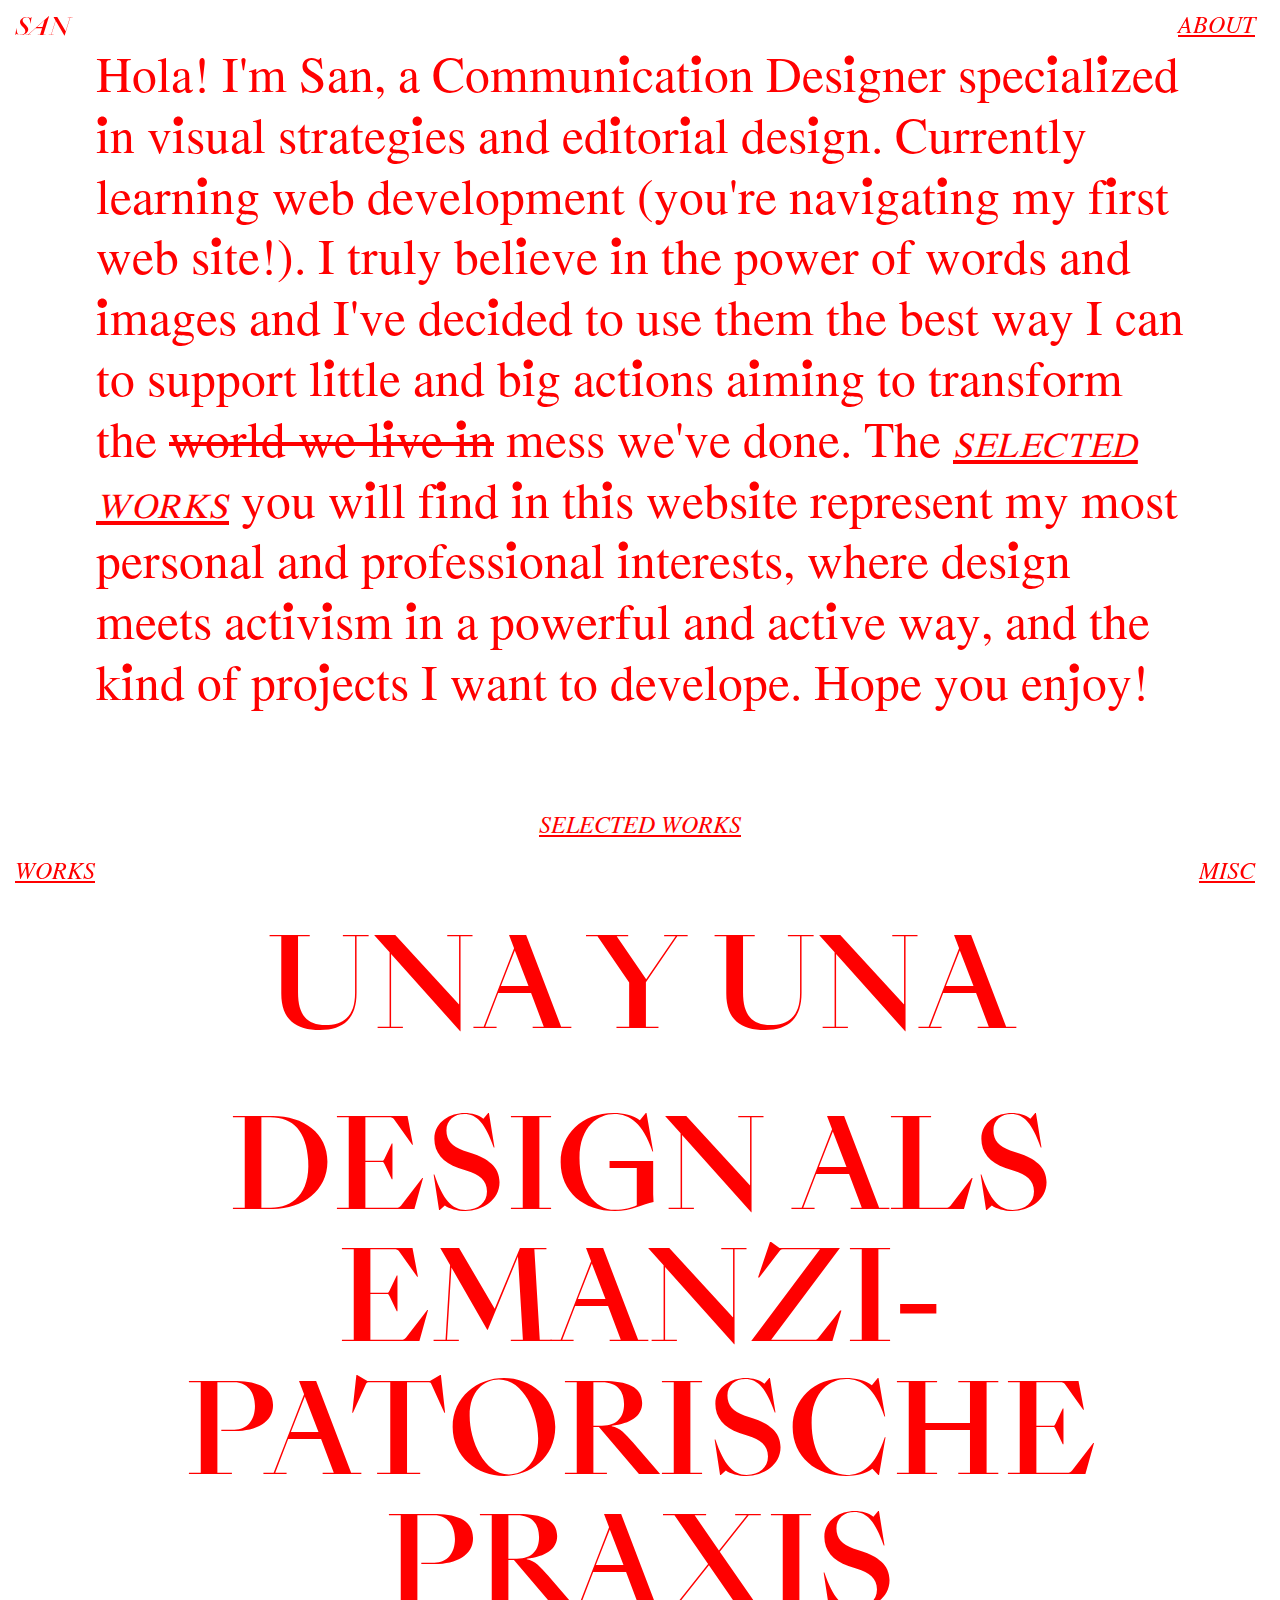
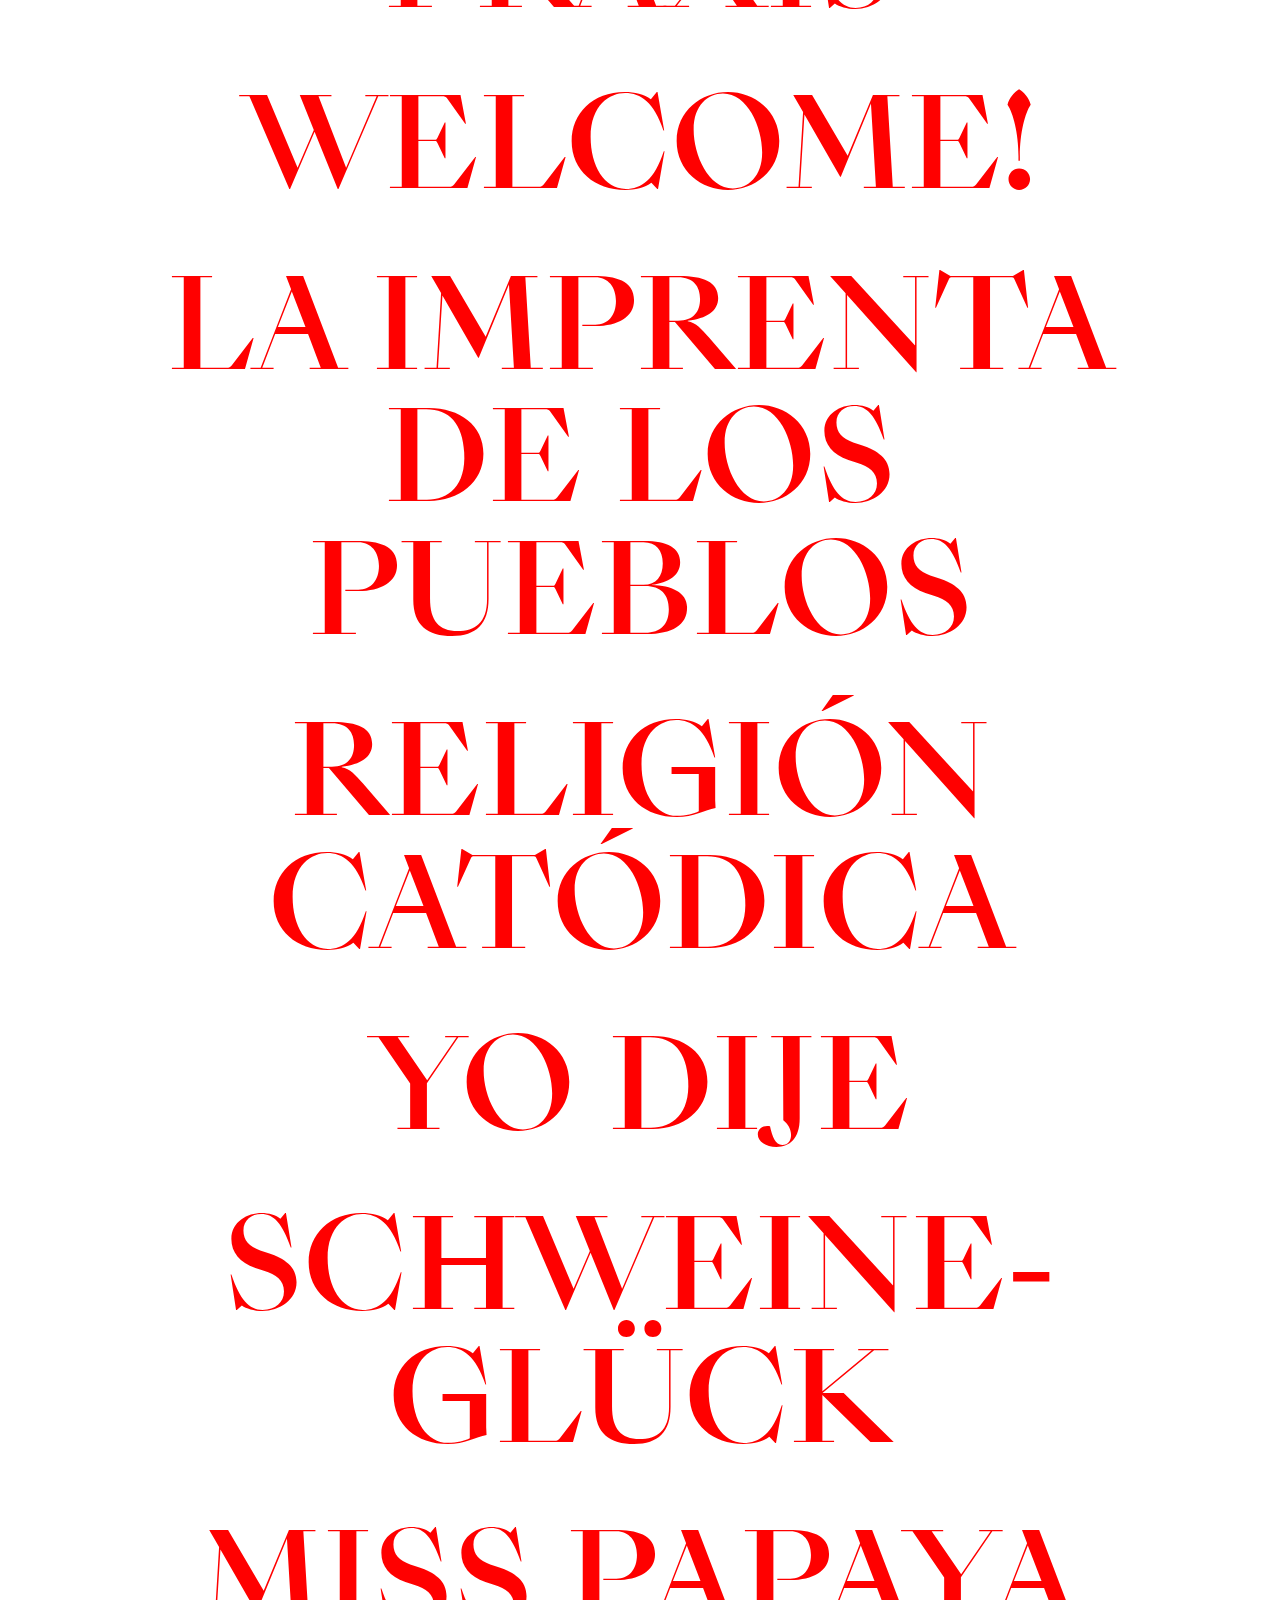
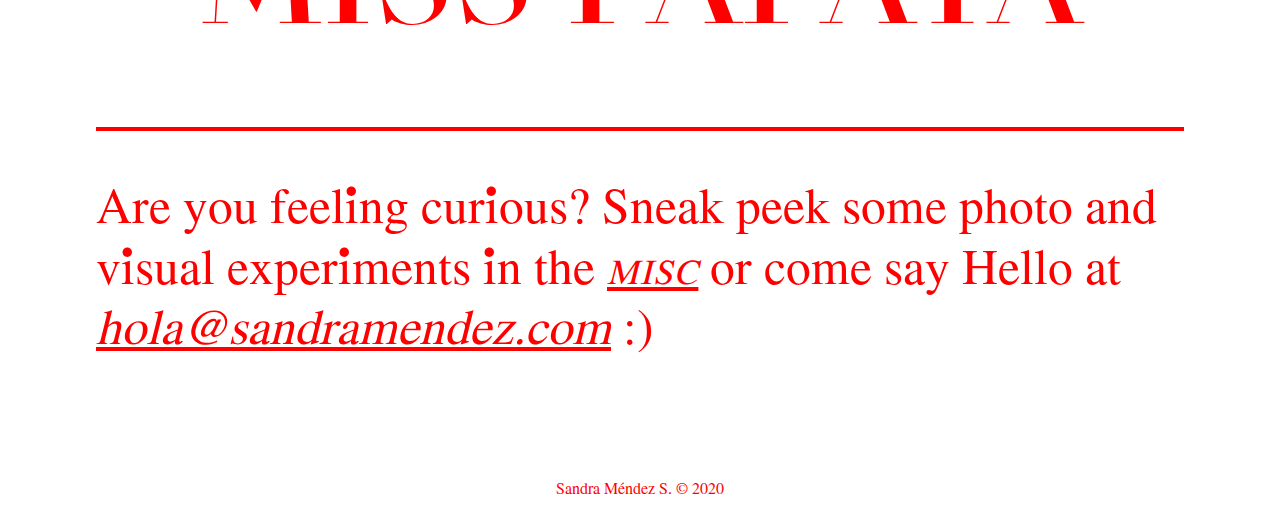
<file: index.html>
<!DOCTYPE html>
<html lang="en" dir="ltr">

<head>
  <meta charset="utf-8">
  <title>Sandra Méndez S.</title>
  <link rel="stylesheet" href="https://stackpath.bootstrapcdn.com/bootstrap/4.4.1/css/bootstrap.min.css" integrity="sha384-Vkoo8x4CGsO3+Hhxv8T/Q5PaXtkKtu6ug5TOeNV6gBiFeWPGFN9MuhOf23Q9Ifjh" crossorigin="anonymous">
  <link rel="stylesheet" href="reset.css">
  <link rel="stylesheet" href="styles.css">

  <meta name="author" content="Sandra Méndez S.">
  <meta name="description" content="This is the design portfolio of Sandra Méndez S.">
  <meta name="keywords" content="graphic design editorial activisim portfolio photography Sandra Méndez S.">
  <meta name="viewport" content="width=device-width, initial-scale=1.0">
  <meta http-equiv="X-UA-Compatible" content="ie=edge">

</head>

<body>

  <!-- navbar -->

  <nav class="container-fluid top">
    <div class="row">
      <a class="logo" href="index.html">
        SAN
      </a>
      <a class="menu-b" href="about.html">
        <h2>ABOUT</h2>
      </a>
    </div>
  </nav>


  <div class="cuerpo">

    <!-- Contenido-->
    <div class="">

      <!-- Descripcion -->
      <div class="container-fluid main-description">
        <p>
          Hola! I'm San, a Communication Designer specialized in visual strategies
          and editorial design. Currently learning web development (you're
          navigating my first web site!).
          I truly believe in the power of words and images and I've decided to
          use them the best way I can to support little and big actions aiming
          to transform the <span class="tx-crossed">world we live in</span> mess we've done.
          The <a class="links-index" href="index.html#selected-works"><span class="versalitas">selected works</span></a> you will find in this website represent my most personal
          and professional interests, where design meets activism in a powerful and
          active way, and the kind of projects I want to develope. Hope you enjoy!
        </p>
      </div>

      <!-- Proyectos -->
      <div class="container-fluid projects-menu">

        <a class="menu-b" id="selected-works" href="#selected-works">
          <h2>SELECTED WORKS</h2>
        </a>

        <!-- UNA Y UNA-->
        <div>
          <a class="project_name menu h-unayuna" href="unayuna.html">
            <h1>UNA Y UNA</h1>
          </a>
          <div class="project-home-image"></div>
        </div>

        <!-- DESIGN ALS-->
        <div>
          <a class="project_name menu h-design" href="design.html">
            <h1>DESIGN ALS EMANZI- PATORISCHE PRAXIS</h1>
          </a>
          <div class="project-home-image"></div>
        </div>

        <!-- WELCOME -->
        <div>
          <a class="project_name menu h-welcome" href="welcome.html">
            <h1>WELCOME!</h1>
          </a>
          <div class="project-home-image"></div>
        </div>

        <!-- SEI LAUT -->
        <!-- <div>
          <a class="project_name menu h-sei-laut" href="#">
            <h1>SEI LAUT</h1>
          </a>
          <div class="project-home-image"></div>
        </div> -->

        <!-- LA IMPRENTA -->
        <div>
          <a class="project_name menu h-la-imprenta" href="imprenta.html">
            <h1>LA IMPRENTA DE LOS PUEBLOS</h1>
          </a>
          <div class="project-home-image"></div>
        </div>

        <!-- QUE -->
        <!-- <div>
          <a class="project_name menu h-que" href="que.html">
            <h1>¿QUÉ? / YO NO TRABAJO</h1>
          </a>
          <div class="project-home-image"></div>
        </div> -->

        <!-- RELIGIÓN CATÓDICA -->
        <div>
          <a class="project_name menu h-rel-cat" href="religion.html">
            <h1>RELIGIÓN CATÓDICA</h1>
          </a>
          <div class="project-home-image"></div>
        </div>

        <!-- YO DIJE -->
        <div>
          <a class="project_name menu h-yo-dije" href="yodije.html">
            <h1>YO DIJE</h1>
          </a>
          <div class="project-home-image"></div>
        </div>

        <!-- SCHWEINE -->
        <div>
          <a class="project_name menu h-schweine" href="schweine.html">
            <h1>SCHWEINE-GLÜCK</h1>
          </a>
          <div class="project-home-image"></div>
        </div>

        <!-- MONÓLOGOS FEMENINOS -->
        <!-- <div>
          <a class="project_name menu h-monologos" href="#">
            <h1>MONÓLOGOS FEMENINOS</h1>
          </a>
          <div class="project-home-image"></div>
        </div> -->

        <!-- MISS -->
        <div>
          <a class="project_name menu h-miss" href="miss.html">
            <h1>MISS PAPAYA</h1>
          </a>
          <div class="project-home-image"></div>
        </div>

      </div>
      <br>

      <div class="container-fluid main-description">
        <hr>
        <p>
          Are you feeling curious? Sneak peek some photo and visual experiments in
          the <a class="links-index" href="misc.html">
            <span class="versalitas">misc</span></a> or come say Hello at
          <a class="links-index" href="mailto:hola@sandramendez.com">hola@sandramendez.com</a> :)
        </p>
        <br>
        <br>
        <br>
      </div>
    </div>

    <!-- Footer rights -->
    <footer class="rights">
      <p>Sandra Méndez S. © 2020</p>
    </footer>

  </div>

  <nav class="container-fluid foot">
    <div class="row">
      <a class="menu-b" href="#selected-works">
        <h2>WORKS</h2>
      </a>
      <a class="menu-b" href="misc.html" >
        <h2>MISC</h2>
      </a>
    </div>
  </nav>

  <script src="index.js" charset="utf-8"></script>
</body>
</html>
</file>
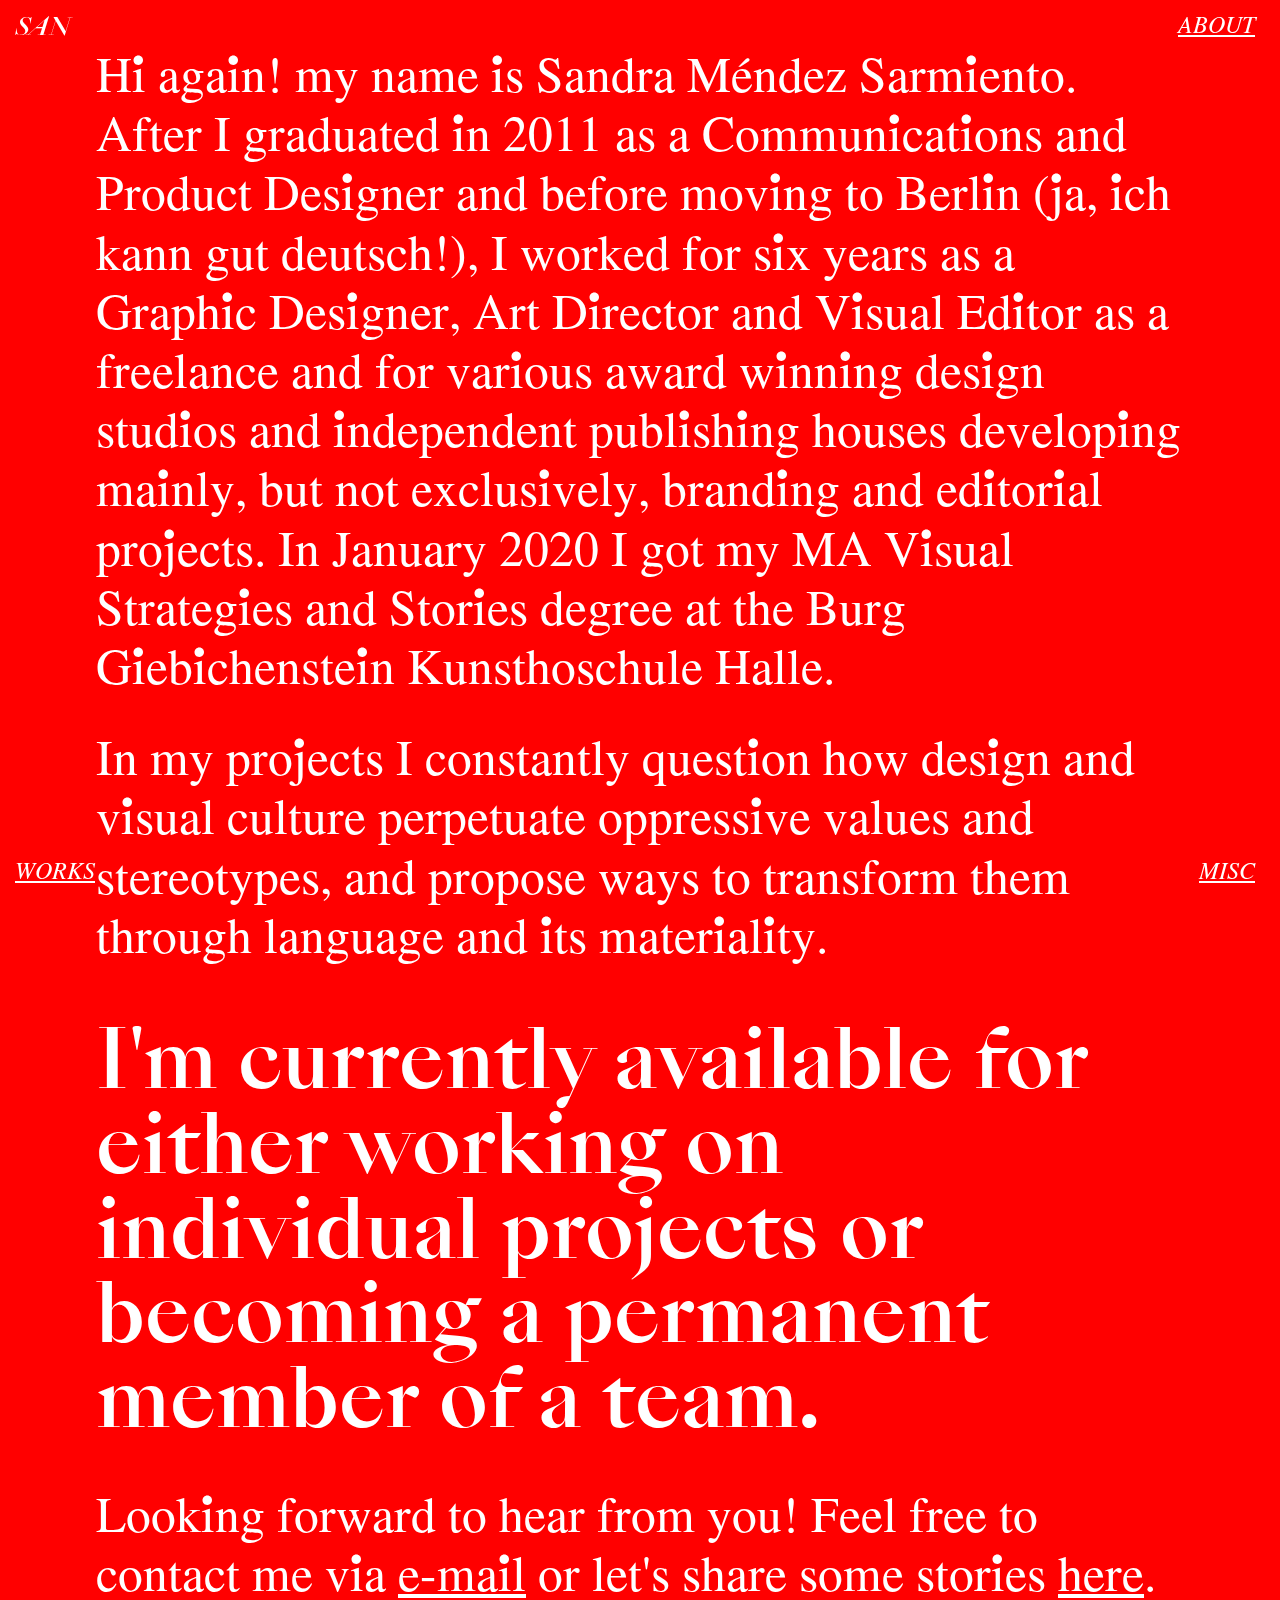
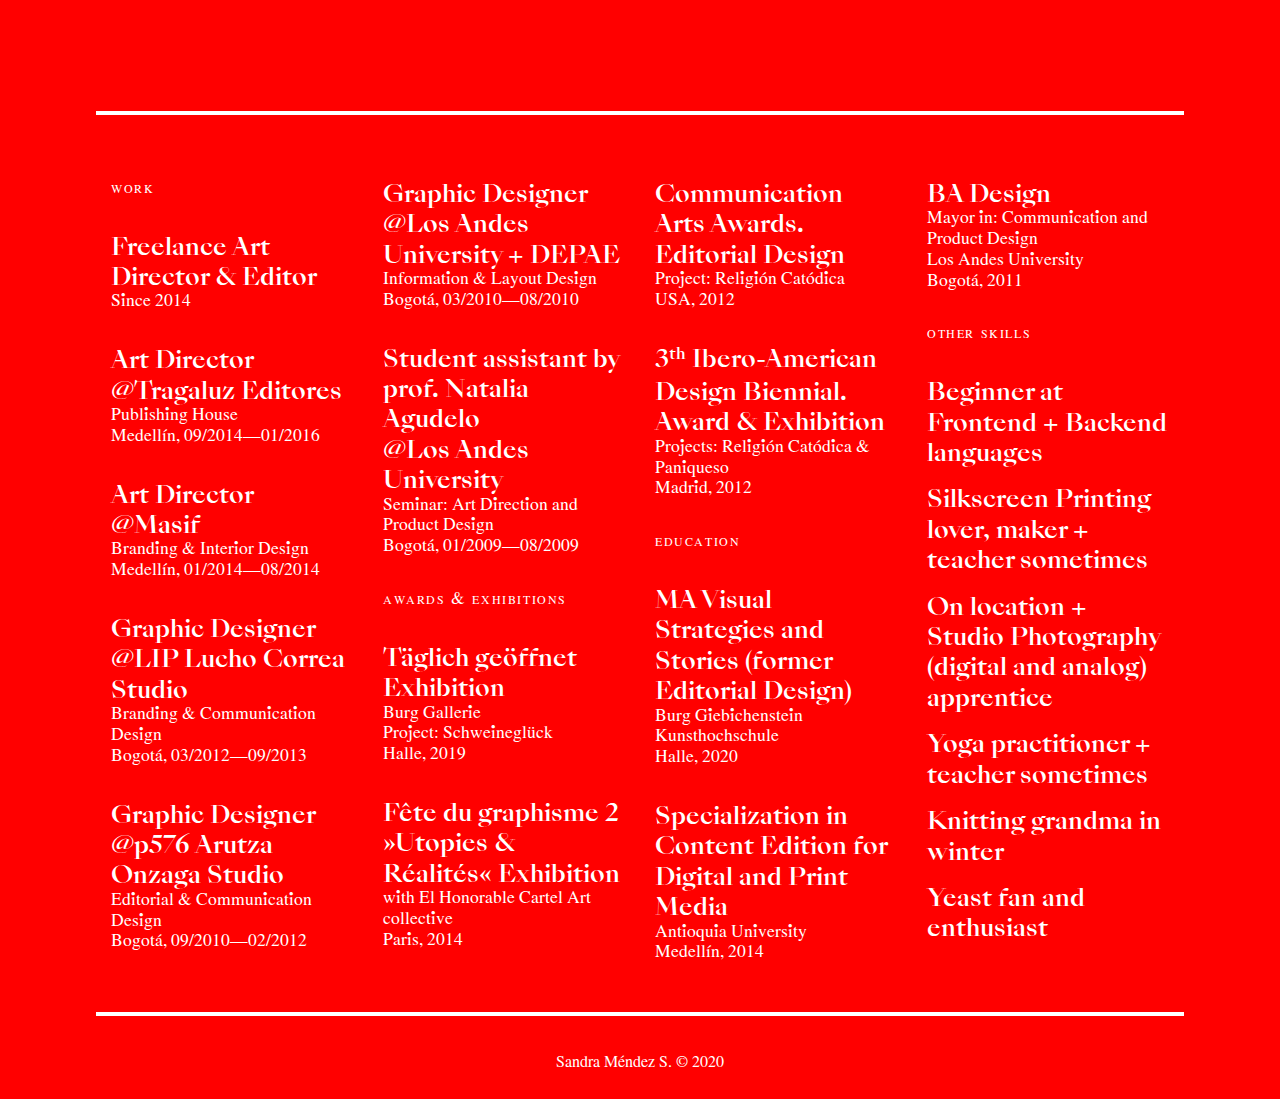
<file: about.html>
<!DOCTYPE html>
<html lang="en" dir="ltr">

<head>
  <meta charset="utf-8">
  <title>Sandra Méndez S.</title>
  <link rel="stylesheet" href="https://stackpath.bootstrapcdn.com/bootstrap/4.4.1/css/bootstrap.min.css" integrity="sha384-Vkoo8x4CGsO3+Hhxv8T/Q5PaXtkKtu6ug5TOeNV6gBiFeWPGFN9MuhOf23Q9Ifjh" crossorigin="anonymous">
  <link rel="stylesheet" href="reset.css">
  <link rel="stylesheet" href="styles.css">

  <meta name="author" content="Sandra Méndez S.">
  <meta name="description" content="This is the design portfolio of Sandra Méndez S.">
  <meta name="keywords" content="graphic design editorial activism portfolio photography Sandra Méndez S.">
  <meta name="viewport" content="width=device-width, initial-scale=1.0">
  <meta http-equiv="X-UA-Compatible" content="ie=edge">
</head>

<body class="about">

  <!-- navbar -->

  <nav class="container-fluid top">
    <div class="row">
      <a class="logo" href="index.html">
        SAN
      </a>
      <a class="menu-b" href="about.html">
        <h2>ABOUT</h2>
      </a>
    </div>
  </nav>

  <div class="cuerpo">

    <!-- Descripcion -->
    <div class="container-fluid about-text">
      <p>
        Hi again! my name is Sandra Méndez Sarmiento. After I graduated in 2011
        as a Communications and Product Designer and before moving to Berlin
        (ja, ich kann gut deutsch!), I worked for six years as a Graphic Designer,
        Art Director and Visual Editor as a freelance and for various award winning
        design studios and independent publishing houses developing mainly, but not
        exclusively, branding and editorial projects. In January 2020 I got my MA
        Visual Strategies and Stories degree at the Burg Giebichenstein Kunsthoschule Halle.
      </p>
      <p>In my projects I constantly question how design and visual culture
        perpetuate oppressive values and stereotypes, and propose ways to
        transform them through language and its materiality.</p>
      <p>
        <h3 class="available"> I'm currently available for either working on
          individual projects or becoming a permanent member of a team.
        </h3>
      </p>
      <p>
        Looking forward to hear from you!
        Feel free to contact me via <a class="links-about" href="mailto:hola@sandramendez.com">e-mail</a>
        or let's share some stories <a class="links-about" href="https://www.instagram.com/san_ms/">here</a>.
      </p>
      <br>
      <br>
      <br>
    </div>
    <hr>

    <div class=" container-fluid cv">

      <div class="row">

        <div class="col-lg-3 carrer">

          <p class="cathegory">
            <span class="versalitas">work</span>
          </p>

          <div class="item-cv">
            <h3 class="cv-tit">
              Freelance Art Director & Editor
            </h3>
            <p class="cv-text">
              Since 2014
            </p>
          </div>

          <div class="item-cv">
            <h3 class="cv-tit">
              Art Director
              <br>
              @Tragaluz Editores
            </h3>
            <p class="cv-text">
              Publishing House
              <br>
              Medellín, 09/2014—01/2016
            </p>
          </div>

          <div class="item-cv">
            <h3 class="cv-tit">
              Art Director
              <br>
              @Masif
            </h3>
            <p class="cv-text">
              Branding & Interior Design
              <br>
              Medellín, 01/2014—08/2014
            </p>
          </div>

          <div class="item-cv">
            <h3 class="cv-tit">
              Graphic Designer
              <br>@LIP Lucho Correa Studio
            </h3>
            <p class="cv-text">
              Branding & Communication Design
              <br>
              Bogotá, 03/2012—09/2013
            </p>
          </div>

          <div class="item-cv">
            <h3 class="cv-tit">
              Graphic Designer
              <br>@p576 Arutza Onzaga Studio
            </h3>
            <p class="cv-text">
              Editorial & Communication Design
              <br>
              Bogotá, 09/2010—02/2012
            </p>
          </div>

        </div>

        <div class="col-lg-3 carrer">

          <div class="item-cv">
            <h3 class="cv-tit">
              Graphic Designer
              <br>@Los Andes University + DEPAE
            </h3>
            <p class="cv-text">
              Information & Layout Design
              <br>
              Bogotá, 03/2010—08/2010
            </p>
          </div>

          <div class="item-cv">
            <h3 class="cv-tit">
              Student assistant by prof. Natalia Agudelo
              <br>@Los Andes University
            </h3>
            <p class="cv-text">
              Seminar: Art Direction and Product Design
              <br>
              Bogotá, 01/2009—08/2009
            </p>
          </div>

          <p class="cathegory">
            <span class="versalitas">awards & exhibitions</span>
          </p>

          <div class="item-cv">
            <h3 class="cv-tit">
              Täglich geöffnet Exhibition
            </h3>
            <p class="cv-text">
              Burg Gallerie
              <br>
              Project: <a href="schweine.html">Schweineglück</a>
              <br>
              Halle, 2019
            </p>
          </div>

          <div class="item-cv">
            <h3 class="cv-tit">
              Fête du graphisme 2 »Utopies & Réalités« Exhibition
            </h3>
            <p class="cv-text">
              with El Honorable Cartel Art collective
              <br>
              Paris, 2014
            </p>
          </div>

        </div>

        <div class="col-lg-3 awards">

          <div class="item-cv">
            <h3 class="cv-tit">
              Communication Arts Awards. Editorial Design
            </h3>
            <p class="cv-text">
              Project: <a href="religion.html">Religión Catódica</a>
              <br>
              USA, 2012
            </p>
          </div>

          <div class="item-cv">
            <h3 class="cv-tit">
              3<sup>th</sup> Ibero-American Design Biennial. Award & Exhibition
            </h3>
            <p class="cv-text">
              Projects: <a href="religion.html">Religión Catódica</a> &
              <br>
              <a href="https://www.behance.net/gallery/10308131/Local-Paniqueso">Paniqueso</a>
              <br>
              Madrid, 2012
            </p>
          </div>

          <p class="cathegory">
            <span class="versalitas">education</span>
          </p>

          <div class="item-cv">
            <h3 class="cv-tit">
              MA Visual Strategies and Stories (former Editorial Design)
            </h3>
            <p class="cv-text">
              Burg Giebichenstein Kunsthochschule
              <br>
              Halle, 2020
            </p>
          </div>

          <div class="item-cv">
            <h3 class="cv-tit">
              Specialization in Content Edition for Digital and Print Media
            </h3>
            <p class="cv-text">
              Antioquia University
              <br>
              Medellín, 2014
            </p>
          </div>

        </div>

        <div class="col-lg-3 education">

          <div class="item-cv">
            <h3 class="cv-tit">
              BA Design
            </h3>
            <p class="cv-text">
              Mayor in: Communication and Product Design
              <br>Los Andes University
              <br>
              Bogotá, 2011
            </p>
          </div>

          <p class="cathegory">
            <span class="versalitas">other skills</span>
          </p>

          <div class="item-cv">
            <h3 class="cv-tit">
              Beginner at Frontend + Backend languages
            </h3>
            <br>
            <h3 class="cv-tit">
              Silkscreen Printing lover, maker + teacher sometimes
            </h3>
            <br>
            <h3 class="cv-tit">
              On location + Studio Photography (digital and analog) apprentice
            </h3>
            <br>
            <h3 class="cv-tit">
              Yoga practitioner + teacher sometimes
            </h3>
            <br>
            <h3 class="cv-tit">
              Knitting grandma in winter
            </h3>
            <br>
            <h3 class="cv-tit">
              Yeast fan and enthusiast
            </h3>
          </div>
        </div>
      </div>
    </div>
    <br>
    <hr>

  </div>


  <!-- Footer rights -->
  <footer class="rights">
    <p>Sandra Méndez S. © 2020</p>
  </footer>

  </div>

  <nav class="container-fluid foot">
    <div class="row">
      <a class="menu-b" href=" index.html#selected-works">
        <h2>WORKS</h2>
      </a>
      <a class="menu-b" href="misc.html">
        <h2>MISC</h2>
      </a>
    </div>
  </nav>


  <script src="index.js" charset="utf-8"></script>
</body>
</html>
</file>
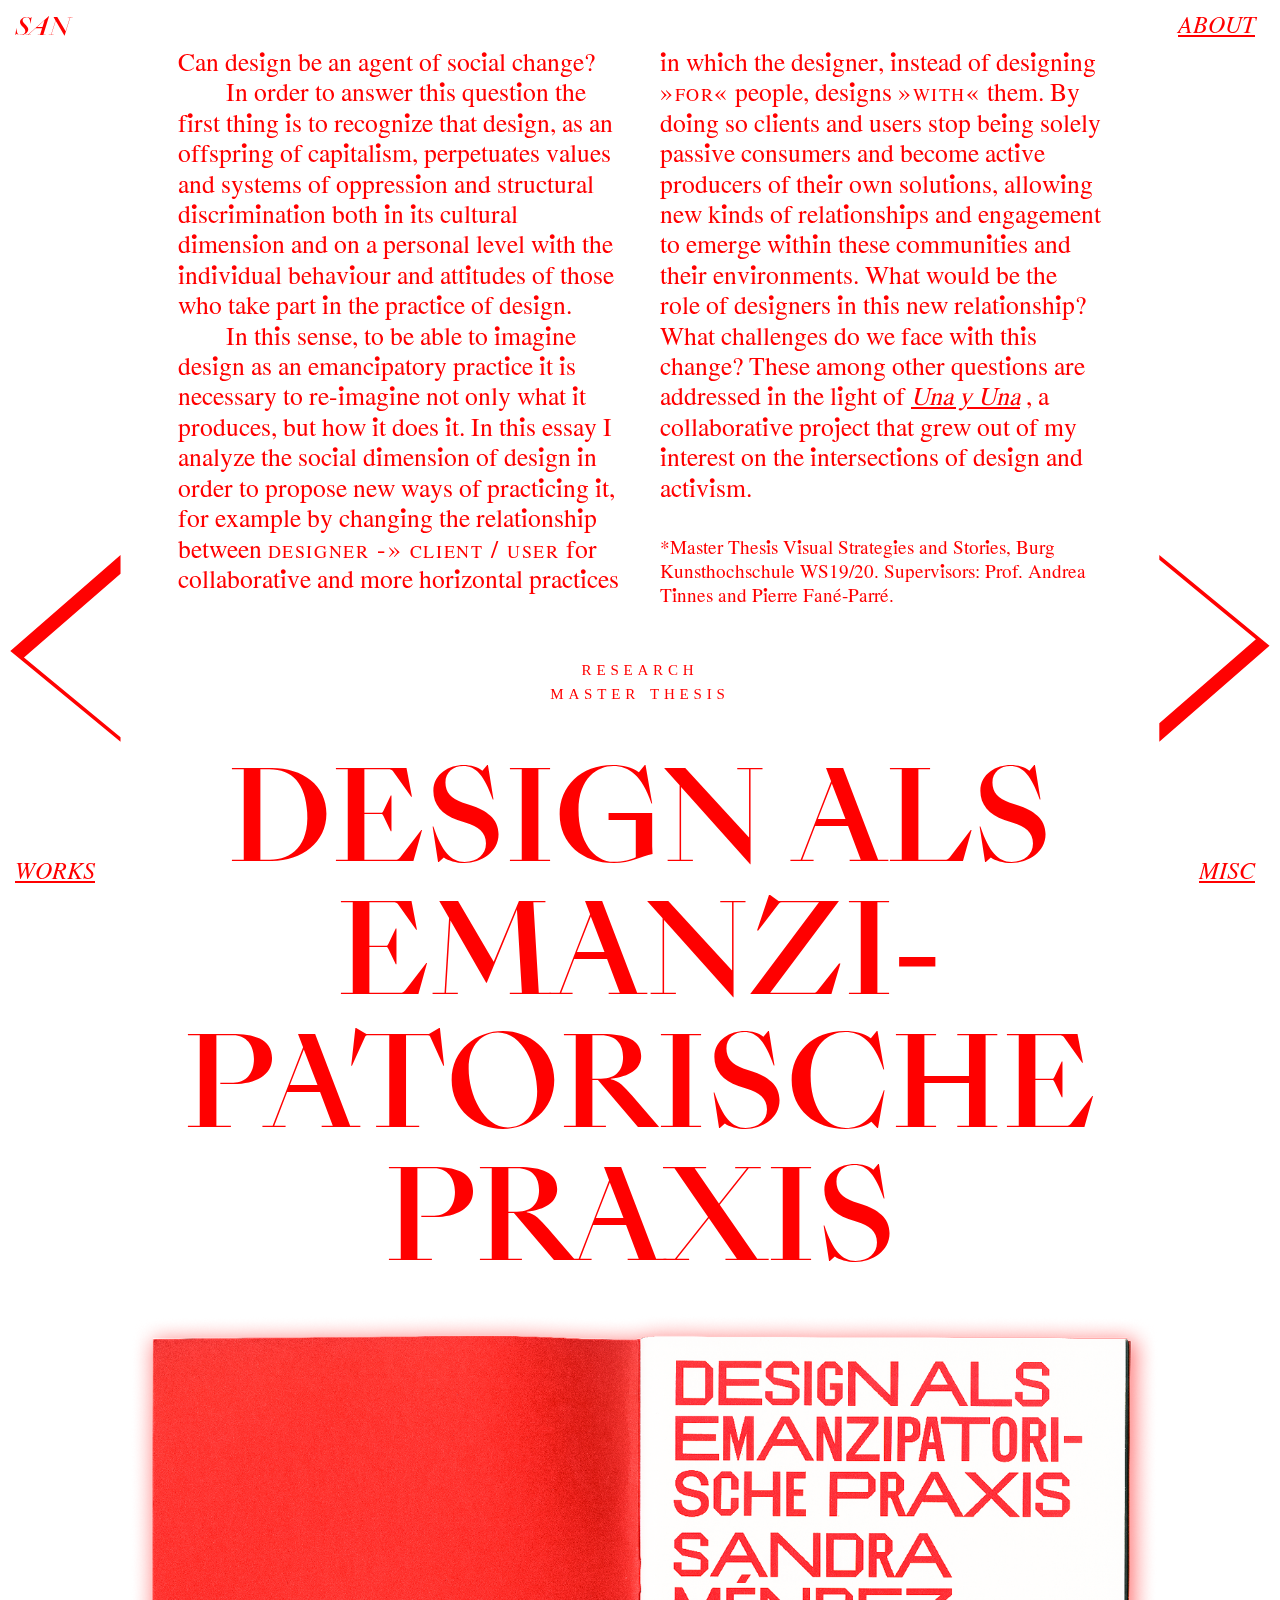
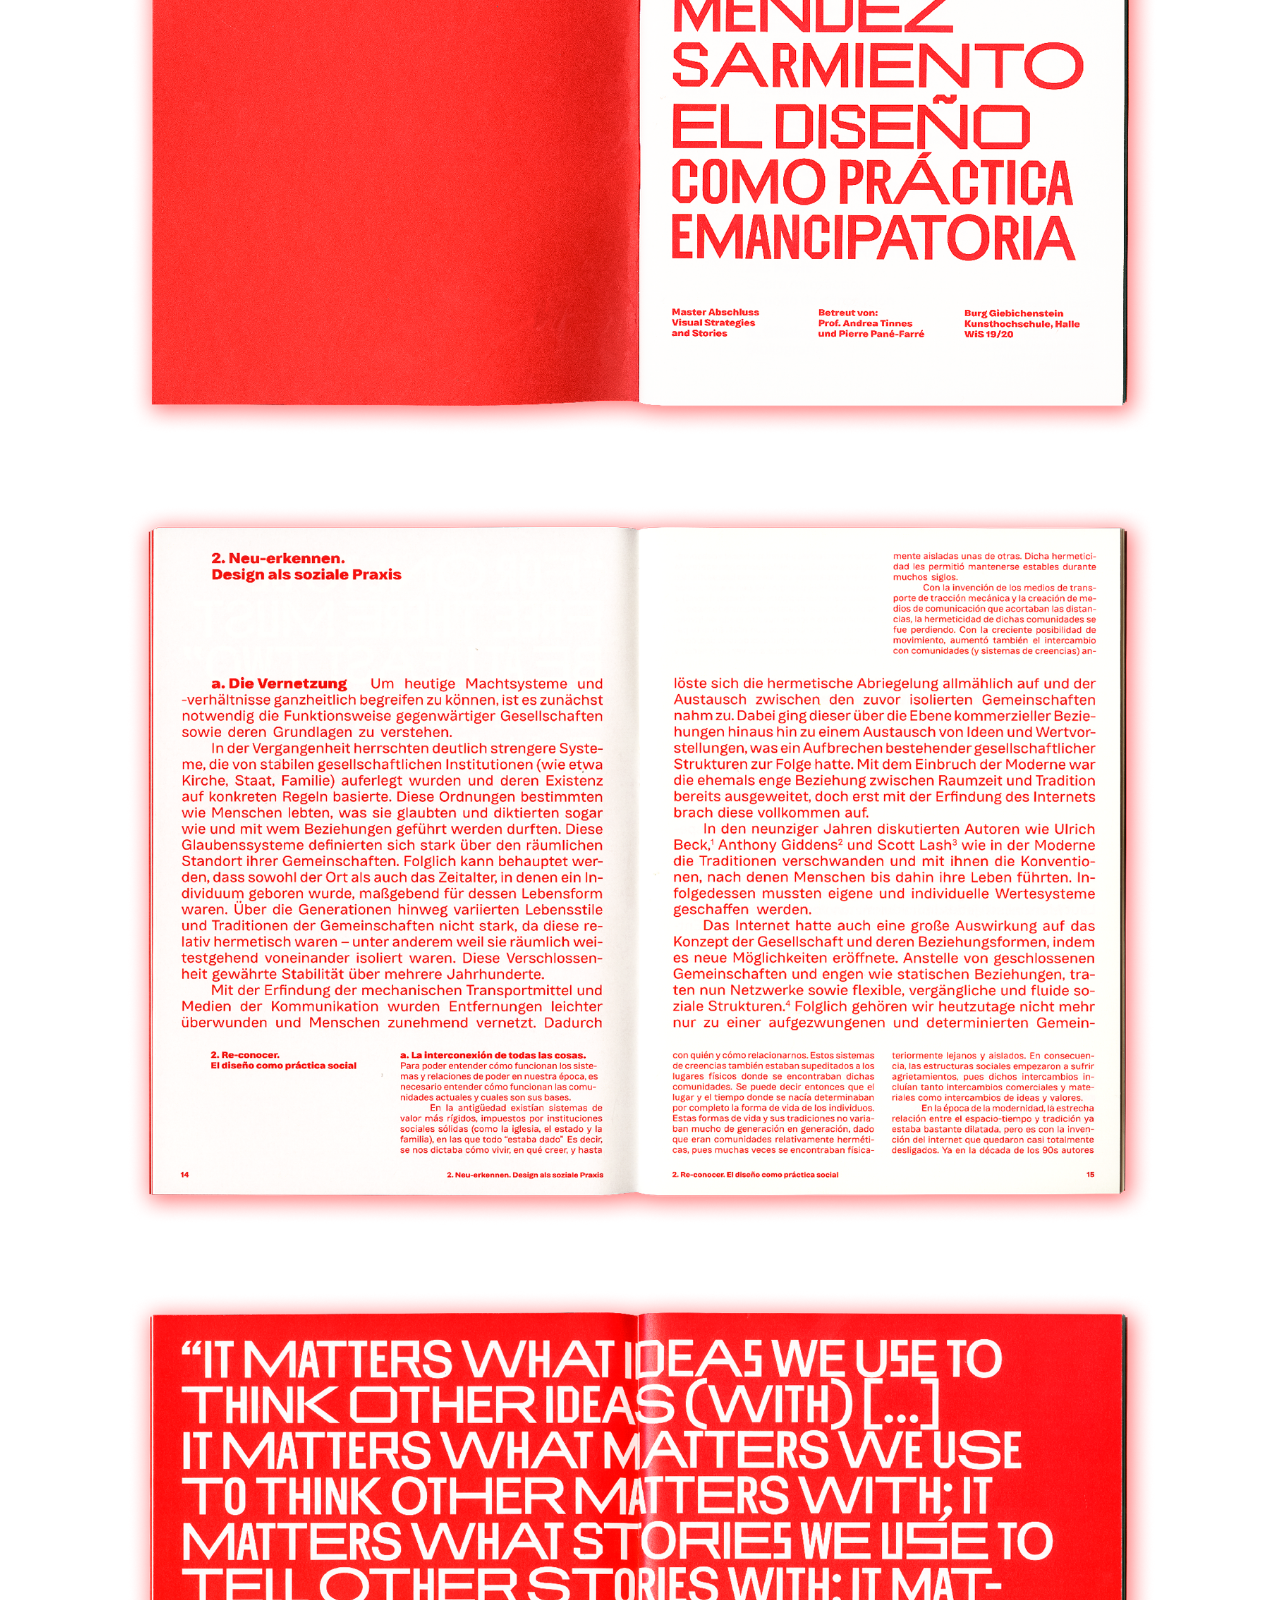
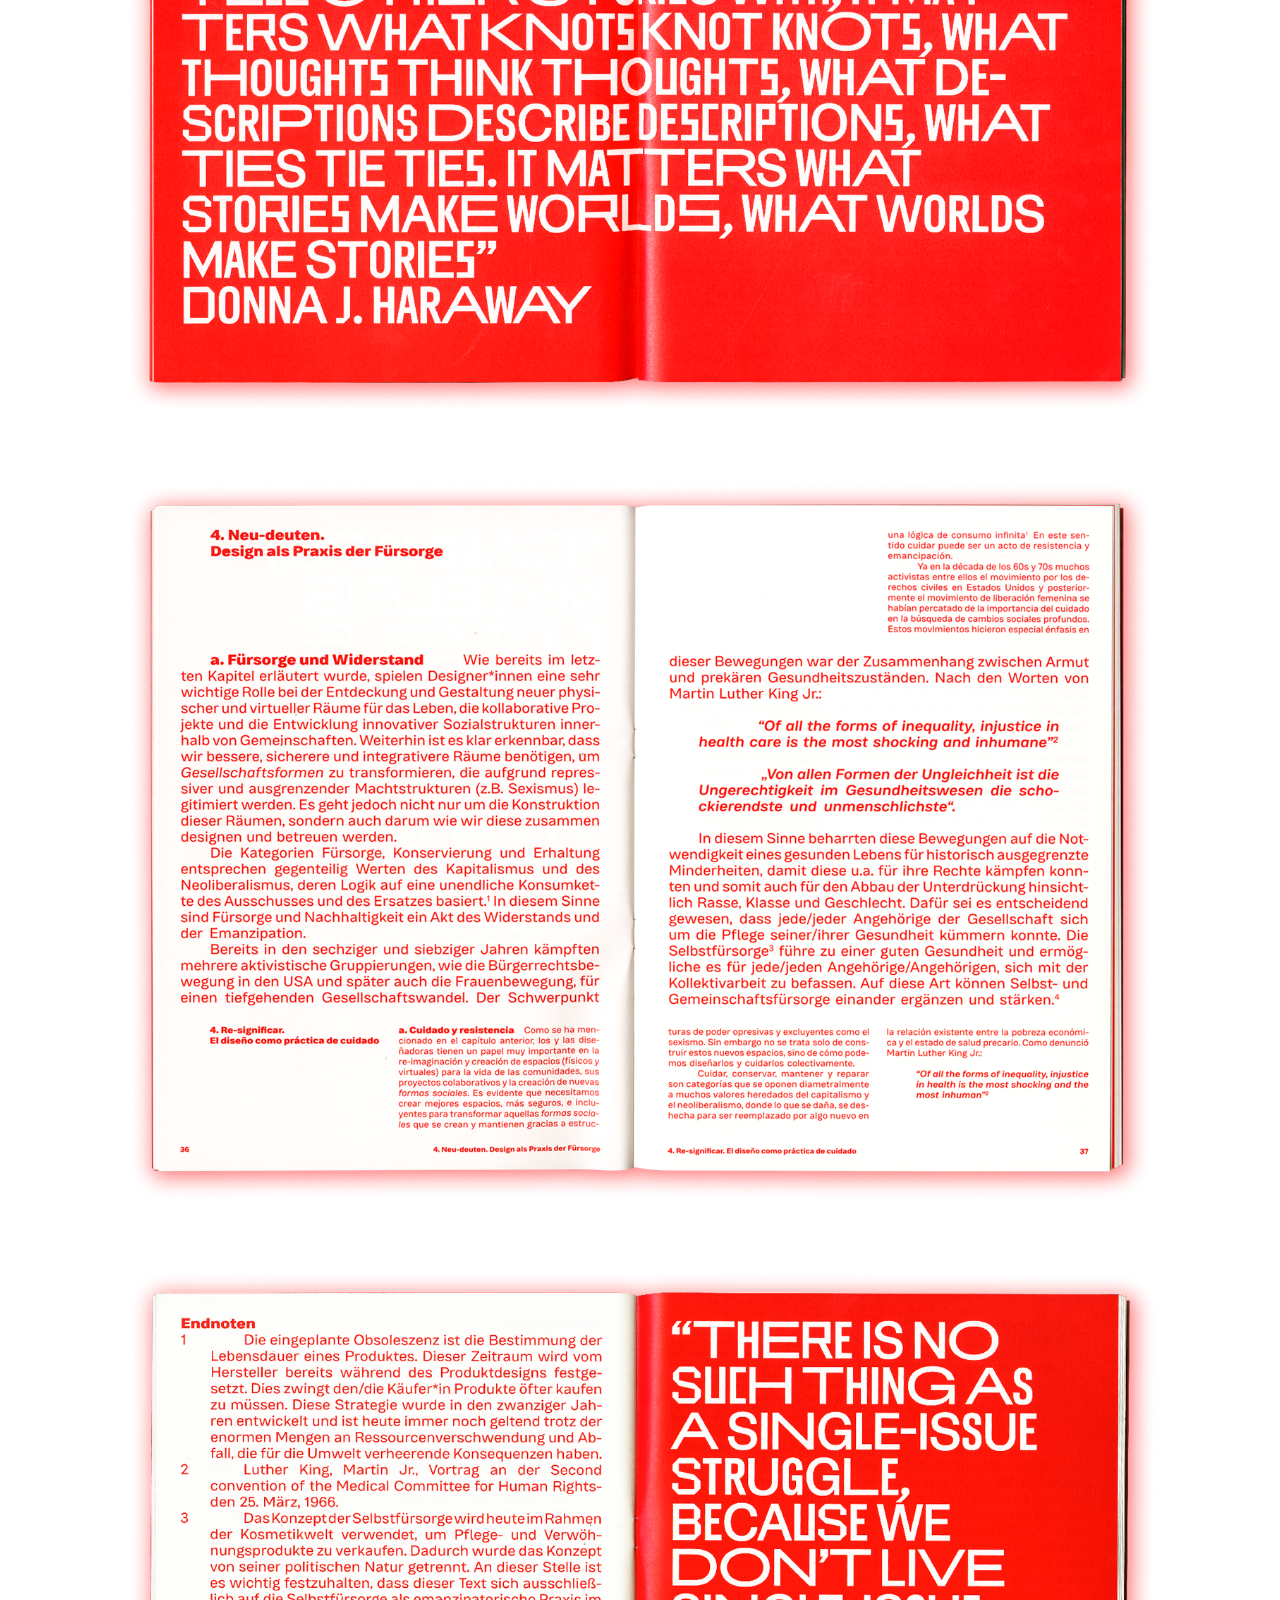
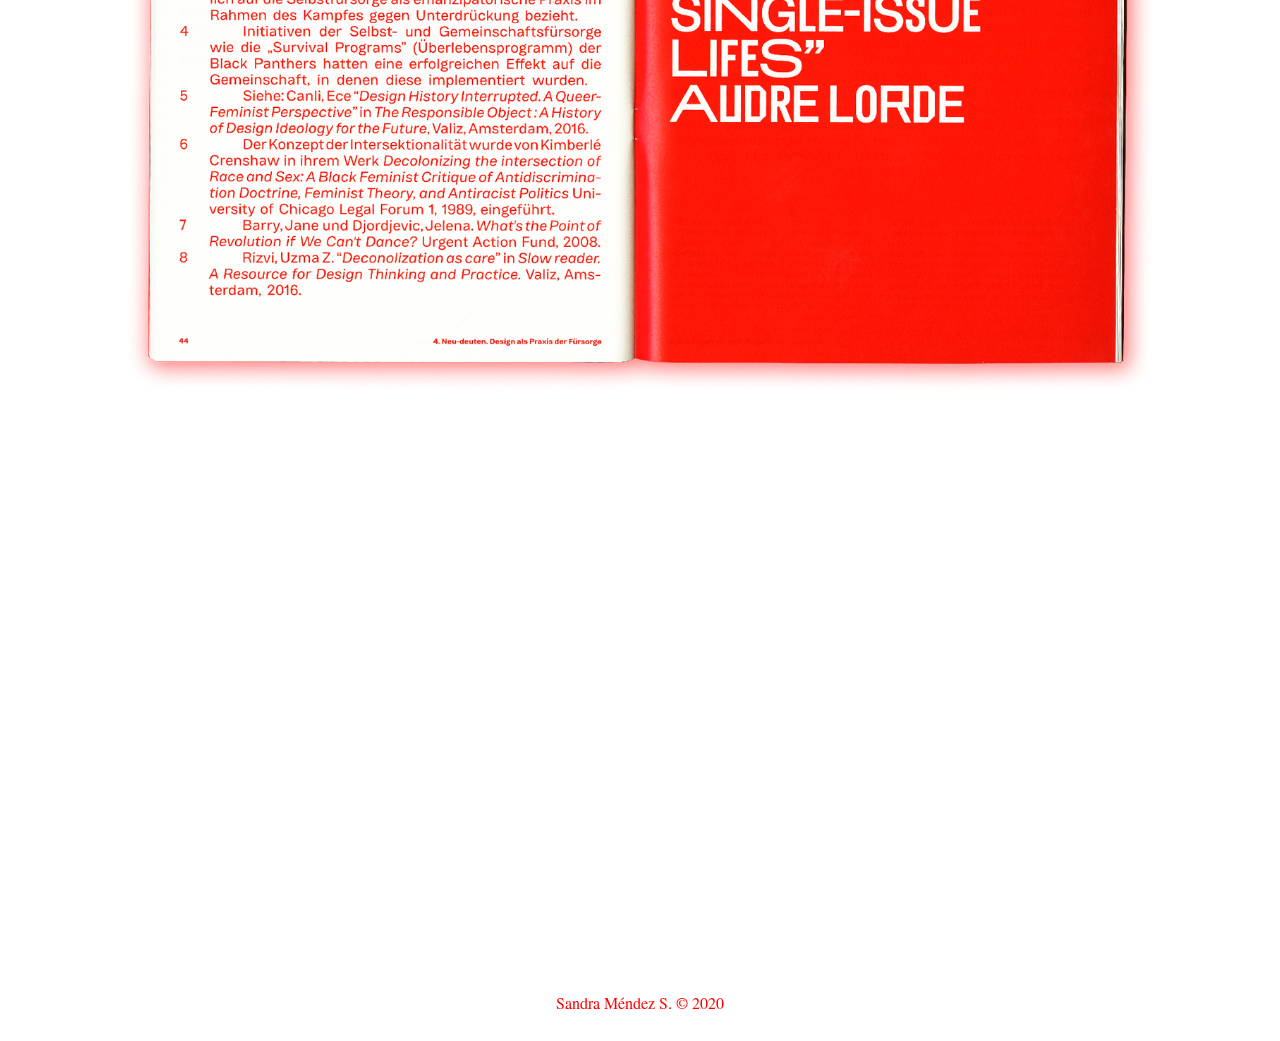
<file: design.html>
<!DOCTYPE html>
<html lang="en" dir="ltr">

<head>
  <meta charset="utf-8">
  <title>Sandra Méndez S.</title>
  <link rel="stylesheet" href="https://stackpath.bootstrapcdn.com/bootstrap/4.4.1/css/bootstrap.min.css" integrity="sha384-Vkoo8x4CGsO3+Hhxv8T/Q5PaXtkKtu6ug5TOeNV6gBiFeWPGFN9MuhOf23Q9Ifjh" crossorigin="anonymous">
  <link rel="stylesheet" href="reset.css">
  <link rel="stylesheet" href="styles.css">
  <meta name="author" content="Sandra Méndez S.">
  <meta name="description" content="This is the design portfolio of Sandra Méndez S.">
  <meta name="keywords" content="graphic design editorial activism portfolio photography Sandra Méndez S.">
  <meta name="viewport" content="width=device-width, initial-scale=1.0">
  <meta http-equiv="X-UA-Compatible" content="ie=edge">
</head>

<body>

  <!-- navbar -->

  <nav class="container-fluid top">
    <div class="row">
      <a class="logo" href="index.html">
        SAN
      </a>
      <a class="menu-b" href="about.html">
        <h2>ABOUT</h2>
      </a>
    </div>
  </nav>

  <div class="cuerpo">

    <!-- Contenido-->
    <div class="container-projects">

      <!-- Proyectos -->
      <div class="container-fluid projects-desc">

        <div class="title-mobile active-project">
          <div class="project_name">
            <h1>DESIGN ALS EMANZI- PATORISCHE PRAXIS</h1>
          </div>
          <div class="tags">
            <span><em>research</em></span>
            <br>
            <span><em>master thesis</em></span>
          </div>
        </div>

        <div class="text-project">
          <p>Can design be an agent of social change?</p>
          <p class="indent">In order to answer this question the first thing is
            to recognize that design, as an offspring of capitalism, perpetuates
            values and systems of oppression and structural discrimination both
            in its cultural dimension and on a personal level with the individual
            behaviour and attitudes of those who take part in the practice of
            design.
          </p>
          <p class="indent">In this sense, to be able to imagine design as an
            emancipatory practice it is necessary to re-imagine not only what
            it produces, but how it does it. In this essay I analyze the social
            dimension of design in order to propose new ways of practicing it,
            for example by changing the relationship between
            <span class="versalitas">designer -» client / user</span> for
            collaborative and more horizontal practices in which the designer,
            instead of designing <span class="versalitas">»for«</span> people,
            designs <span class="versalitas">»with«</span> them. By doing so
            clients and users stop being solely passive consumers and become
            active producers of their own solutions, allowing new kinds of
            relationships and engagement to emerge within these communities and
            their environments. What would be the role of designers in this new
            relationship? What challenges do we face with this change? These
            among other questions are addressed in the light of
            <span><a class="links-index" href="unayuna.html" >Una y Una</a>
            </span>, a collaborative project that
            grew out of my interest on the intersections of design and activism.
          </p>
          <p class="foot-note">*Master Thesis Visual Strategies and Stories, Burg Kunsthochschule WS19/20.
            Supervisors: Prof. Andrea Tinnes and Pierre Fané-Parré.
          </p>
        </div>

        <div class="title">
          <div class="tags">
            <span><em>research</em></span>
            <br>
            <span><em>master thesis</em></span>
          </div>
          <div class="project_name active-project">
            <h1>DESIGN ALS EMANZI- PATORISCHE PRAXIS</h1>
          </div>
        </div>

      </div>

      <!--            GALERIA DESKTOP -->

      <div class="container-fluid galeria design">

        <div class="row">

          <div class="col-lg-12">
            <img class="img-margin" src="images/design-1.png" alt="design-1">
          </div>

          <div class="col-lg-12">
            <img class="img-margin" src="images/design-2.png" alt="design-2">
          </div>

          <div class="col-lg-12">
            <img class="img-margin" src="images/design-3.png" alt="design-3">
          </div>

          <div class="col-lg-12">
            <img class="img-margin" src="images/design-4.png" alt="design-4">
          </div>

          <div class="col-lg-12">
            <img class="img-margin" src="images/design-5.png" alt="design-5">
          </div>

        </div>
      </div>

      <!--            GALERIA IPAD -->

      <div class="container-fluid galeria design-m">

        <div class="row">

          <div class="col-lg-12">
            <img class="img-margin" src="images/design-1-m.png" alt="design-1">
          </div>

          <div class="col-lg-12">
            <img class="img-margin" src="images/design-2-m.png" alt="design-2">
          </div>

          <div class="col-lg-12">
            <img class="img-margin" src="images/design-3-m.png" alt="design-3">
          </div>

          <div class="col-lg-12">
            <img class="img-margin" src="images/design-4-m.png" alt="design-4">
          </div>

          <div class="col-lg-12">
            <img class="img-margin" src="images/design-5-m.png" alt="design-5">
          </div>

        </div>
      </div>

    </div>


    <!-- FLECHAS!!! -->
    <div class="arrow row down">
      <a href="unayuna.html">
        <img class="prev" src="images/arrow-prev.svg" alt="previous">
      </a>
      <a href="welcome.html">
        <img class="next" src="images/arrow-next.svg" alt="next">
      </a>
    </div>

    <!-- Footer rights -->
    <footer class="rights">
      <p>Sandra Méndez S. © 2020</p>
    </footer>

  </div>

  <nav class="container-fluid foot">
    <div class="row">
      <a class="menu-b" href="index.html#selected-works">
        <h2>WORKS</h2>
      </a>
      <a class="menu-b" href="misc.html">
        <h2>MISC</h2>
      </a>
    </div>
  </nav>

  <script src="index.js" charset="utf-8"></script>
</body>
</html>
</file>
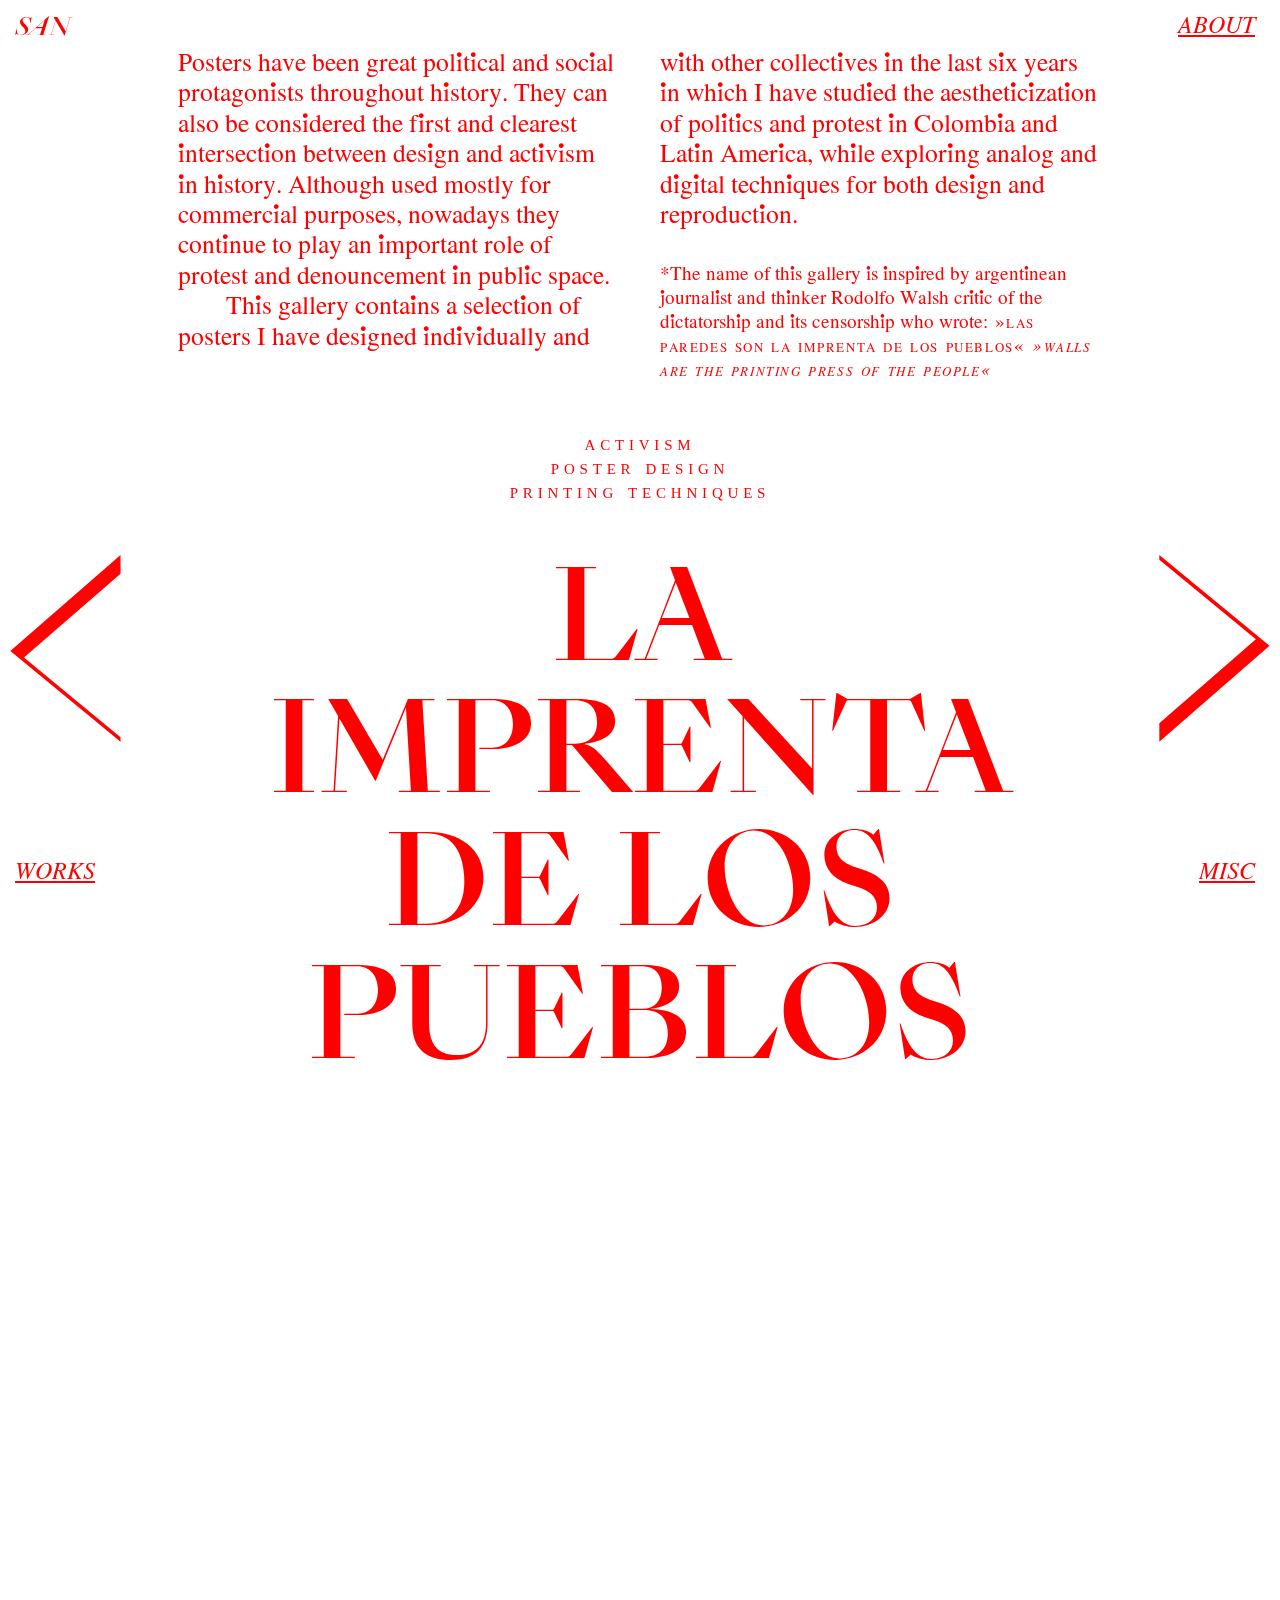
<file: imprenta.html>
<!DOCTYPE html>
<html lang="en" dir="ltr">

<head>
  <meta charset="utf-8">
  <title>Sandra Méndez S.</title>
  <link rel="stylesheet" href="https://stackpath.bootstrapcdn.com/bootstrap/4.4.1/css/bootstrap.min.css" integrity="sha384-Vkoo8x4CGsO3+Hhxv8T/Q5PaXtkKtu6ug5TOeNV6gBiFeWPGFN9MuhOf23Q9Ifjh" crossorigin="anonymous">
  <link rel="stylesheet" href="reset.css">
  <link rel="stylesheet" href="styles.css">
  <link rel="stylesheet" href="styles-imp.css">

  <meta name="author" content="Sandra Méndez S.">
  <meta name="description" content="This is the design portfolio of Sandra Méndez S.">
  <meta name="keywords" content="graphic design editorial activism portfolio photography Sandra Méndez S.">
  <meta name="viewport" content="width=device-width, initial-scale=1.0">
  <meta http-equiv="X-UA-Compatible" content="ie=edge">
</head>

<body>

  <!-- navbar -->

  <nav class="container-fluid top">
    <div class="row">
      <a class="logo" href="index.html">
        SAN
      </a>
      <a class="menu-b" href="about.html">
        <h2>ABOUT</h2>
      </a>
    </div>
  </nav>

  <div class="cuerpo">

    <!-- Contenido-->
    <div class="container-projects">

      <!-- Proyectos -->
      <div class="container-fluid projects-desc">

        <div class="title-mobile">
          <div class="project_name">
            <h1>LA IMPRENTA DE LOS PUEBLOS</h1>
          </div>
          <div class="tags">
            <span><em>activism</em></span>
            <br>
            <span><em>poster design</em></span>
            <br>
            <span><em>printing techniques</em></span>
          </div>
        </div>

        <div class="text-project">
          <p>
            Posters have been great political and social protagonists throughout
            history. They can also be considered the first and clearest
            intersection between design and activism in history. Although used
            mostly for commercial purposes, nowadays they continue to play an
            important role of protest and denouncement in public space.
          </p>
          <p class="indent">This gallery contains a selection of posters I have
            designed individually and with other collectives in the last six
            years in which I have studied the aestheticization of politics and
            protest in Colombia and Latin America, while exploring analog and
            digital techniques for both design and reproduction.
          </p>
          <p class="foot-note">*The name of this gallery is inspired by argentinean
            journalist and thinker Rodolfo Walsh critic of the dictatorship and
            its censorship who wrote:<span class="versalitas">
              »las paredes son la imprenta de los pueblos« <span class="versalitas-i"> »walls are the
                printing press of the people«</span> </span>
          </p>
        </div>

        <div class="title">
          <div class="tags">
            <span><em>activism</em></span>
            <br>
            <span><em>poster design</em></span>
            <br>
            <span><em>printing techniques</em></span>
          </div>
          <div class="project_name">
            <h1>LA IMPRENTA DE LOS PUEBLOS</h1>
          </div>
        </div>

      </div>

      <!--             ---------    GALERIA IPAD-MOBILE -->

      <div class="container-fluid galeria imprenta-m">

        <div class="row">

          <div class="col-lg-12 carteles">
            <img class="img-margin" src="images/imprenta-1.jpg" alt="welcome-1">
            <div class=" text-cartel-m">
              <h3 class="cartel-tit"> Querido Miedo </h3>
              <br>
              <p>
                »Dear Fear I'd rather you be my friend than my foe«
              </p>
              <p class="foot-note ">
                Letterpress
                <br>
                1 ink. 25 x 45 cm.
                <br> 2018
              </p>
            </div>
          </div>


          <div class="col-lg-12 carteles">
            <img class="img-margin" src="images/imprenta-2.jpg" alt="welcome-1">
            <div class=" text-cartel-m">
              <h3 class="cartel-tit">Hogar </h3>
              <br>
              <p>
                »The fragility of our bonds allows the destructive advance of
                their power«. Poster made with artist Juan Camilo
                Alfonso to support the general strike that took place in
                Colombia in November 2019</p>
              <p class="foot-note ">
                Silkscreen Printing
                <br>
                1 ink 35 X 50 cm.
                <br> 2019
              </p>
            </div>
          </div>

          <div class="col-lg-12 carteles">
            <img class="img-margin" src="images/imprenta-3.gif" alt="welcome-1">
            <div class=" text-cartel-m">
              <h3 class="cartel-tit"> Políticas de Ficción </h3>
              <br>
              <p>
                »Politics of Fiction« Workshop developed with graphic artist
                Felipe Herreño from »El honorable Cartel« in the Exploratorio openLab
                in Medellín. Together with 15 participants
                from different backgrounds we discussed the fictional character
                of politics, the psychological-hacks used by propaganda to persuade,
                and analyzed the visual language of the current election
                campaigns to create our own satirical version of it. The result
                was a collection of posters printed in a jam-like session,
                intervening, mixing up, and juxtaposing the images and texts
                created with analog techniques.
              </p>
              <p class="foot-note ">
                Silkscreen Printing Workshop
                <br> 2019
              </p>
            </div>
          </div>

          <div class="col-lg-12 carteles">
            <img class="img-margin" src="images/imprenta-4.jpg" alt="welcome-1">
            <div class=" text-cartel-m">
              <h3 class="cartel-tit"> Revisa </h3>
              <p>
                »Please check your privilege / Please check your indifference«</p>
              <br>
              <p class="foot-note ">
                Silkscreen Printing
                <br>
                2 inks. 70 x 50 cm.
                <br> 2017
              </p>
            </div>
          </div>

          <div class="col-lg-12 carteles">
            <img class="img-margin" src="images/imprenta-5.png" alt="welcome-1">
            <div class=" text-cartel-m">
              <h3 class="cartel-tit"> Each one teach another </h3>
              <br>
              <p>
                Resulting from the workshop »All the power to the people« with
                former Minister of Culture for the Black Panther Party Emory
                Douglas. We visually explored visual symbols of resistance
                and analog design and printing techniques.</p>
              <p class="foot-note ">
                Lithography
                <br>
                2 inks. 35 x 50 cm.
                <br> 2015
              </p>
            </div>
          </div>

        </div>

      </div>


      <!--             ---------    GALERIA DESKTOP -->

      <div class="fondo">

        <div class="galeria imprenta">
          <div class="row row-imp">

            <div class=" cartel 1">
              <img class="img-imp" src="images/imprenta-1.jpg" alt="welcome 1">
            </div>
            <div class=" text-cartel">
              <h3 class="cartel-tit"> Querido Miedo </h3>
              <br>
              <p>
                »Dear Fear I'd rather you be my friend than my foe«
              </p>
              <p class="foot-note ">
                Letterpress
                <br>
                1 ink. 25 x 45 cm.
                <br> 2018
              </p>
            </div>


            <div class=" cartel 2">
              <img class="img-imp" src="images/imprenta-2.jpg" alt="welcome 1">
            </div>
            <div class=" text-cartel">
              <h3 class="cartel-tit">Hogar </h3>
              <br>
              <p>
                »The fragility of our bonds allows the destructive advance of
                their power«. Poster made with artist Juan Camilo
                Alfonso to support the general strike that took place in
                Colombia in November 2019</p>
              <p class="foot-note ">
                Silkscreen Printing
                <br>
                1 ink 35 X 50 cm.
                <br> 2019
              </p>
            </div>

            <div class=" cartel 3">
              <img class="img-imp" src="images/imprenta-3.gif" alt="welcome 1">
            </div>
            <div class=" text-cartel">
              <h3 class="cartel-tit"> Políticas de Ficción </h3>
              <br>
              <p>
                »Politics of Fiction« Workshop developed with graphic artist
                Felipe Herreño from »El honorable Cartel« in the Exploratorio openLab
                in Medellín. Together with 15 participants
                from different backgrounds we discussed the fictional character
                of politics, the psychological-hacks used by propaganda to persuade,
                and analyzed the visual language of the current election
                campaigns to create our own satirical version of it. The result
                was a collection of posters printed in a jam-like session,
                intervening, mixing up, and juxtaposing the images and texts
                created with analog techniques.
              </p>
              <p class="foot-note ">
                Silkscreen Printing Workshop
                <br> 2019
              </p>
            </div>

            <div class=" cartel 4">
              <img class="img-imp" src="images/imprenta-4.jpg" alt="welcome 1">
            </div>
            <div class=" text-cartel">
              <h3 class="cartel-tit"> Revisa </h3>
              <p>
                »Please check your privilege / Please check your indifference«</p>
              <br>
              <p class="foot-note ">
                Silkscreen Printing
                <br>
                2 inks. 70 x 50 cm.
                <br> 2017
              </p>
            </div>

            <div class=" cartel 5">
              <img class="img-imp" src="images/imprenta-5.png" alt="welcome 1">
            </div>
            <div class=" text-cartel">
              <h3 class="cartel-tit"> Each one teach another </h3>
              <br>
              <p>
                Resulting from the workshop »All the power to the people« with
                former Minister of Culture for the Black Panther Party Emory
                Douglas. We visually explored visual symbols of resistance
                and analog design and printing techniques.
              </p>
              <p class="foot-note ">
                Lithography
                <br>
                2 inks. 35 x 50 cm.
                <br> 2015
              </p>
            </div>

          </div>
        </div>
      </div>

    </div>


    <!-- FLECHAS!!! -->
    <div class="arrow row down">
      <a href="welcome.html">
        <img class="prev" src="images/arrow-prev.svg" alt="previous">
      </a>
      <a href="religion.html">
        <img class="next" src="images/arrow-next.svg" alt="next">
      </a>
    </div>

    <!-- Footer rights -->
    <footer class="rights mobile-imp">
      <p>Sandra Méndez S. © 2020</p>
    </footer>

  </div>

  <nav class="container-fluid foot">
    <div class="row ">
      <a class="menu-b" href=" index.html#selected-works">
        <h2>WORKS</h2>
      </a>
      <a class="menu-b" href="misc.html">
        <h2>MISC</h2>
      </a>
    </div>
  </nav>

  <script src="https://ajax.googleapis.com/ajax/libs/jquery/3.5.1/jquery.min.js"></script>
  <script src="scroll.js"></script>
  <script src="index.js" charset="utf-8"></script>
</body>
</html>
</file>
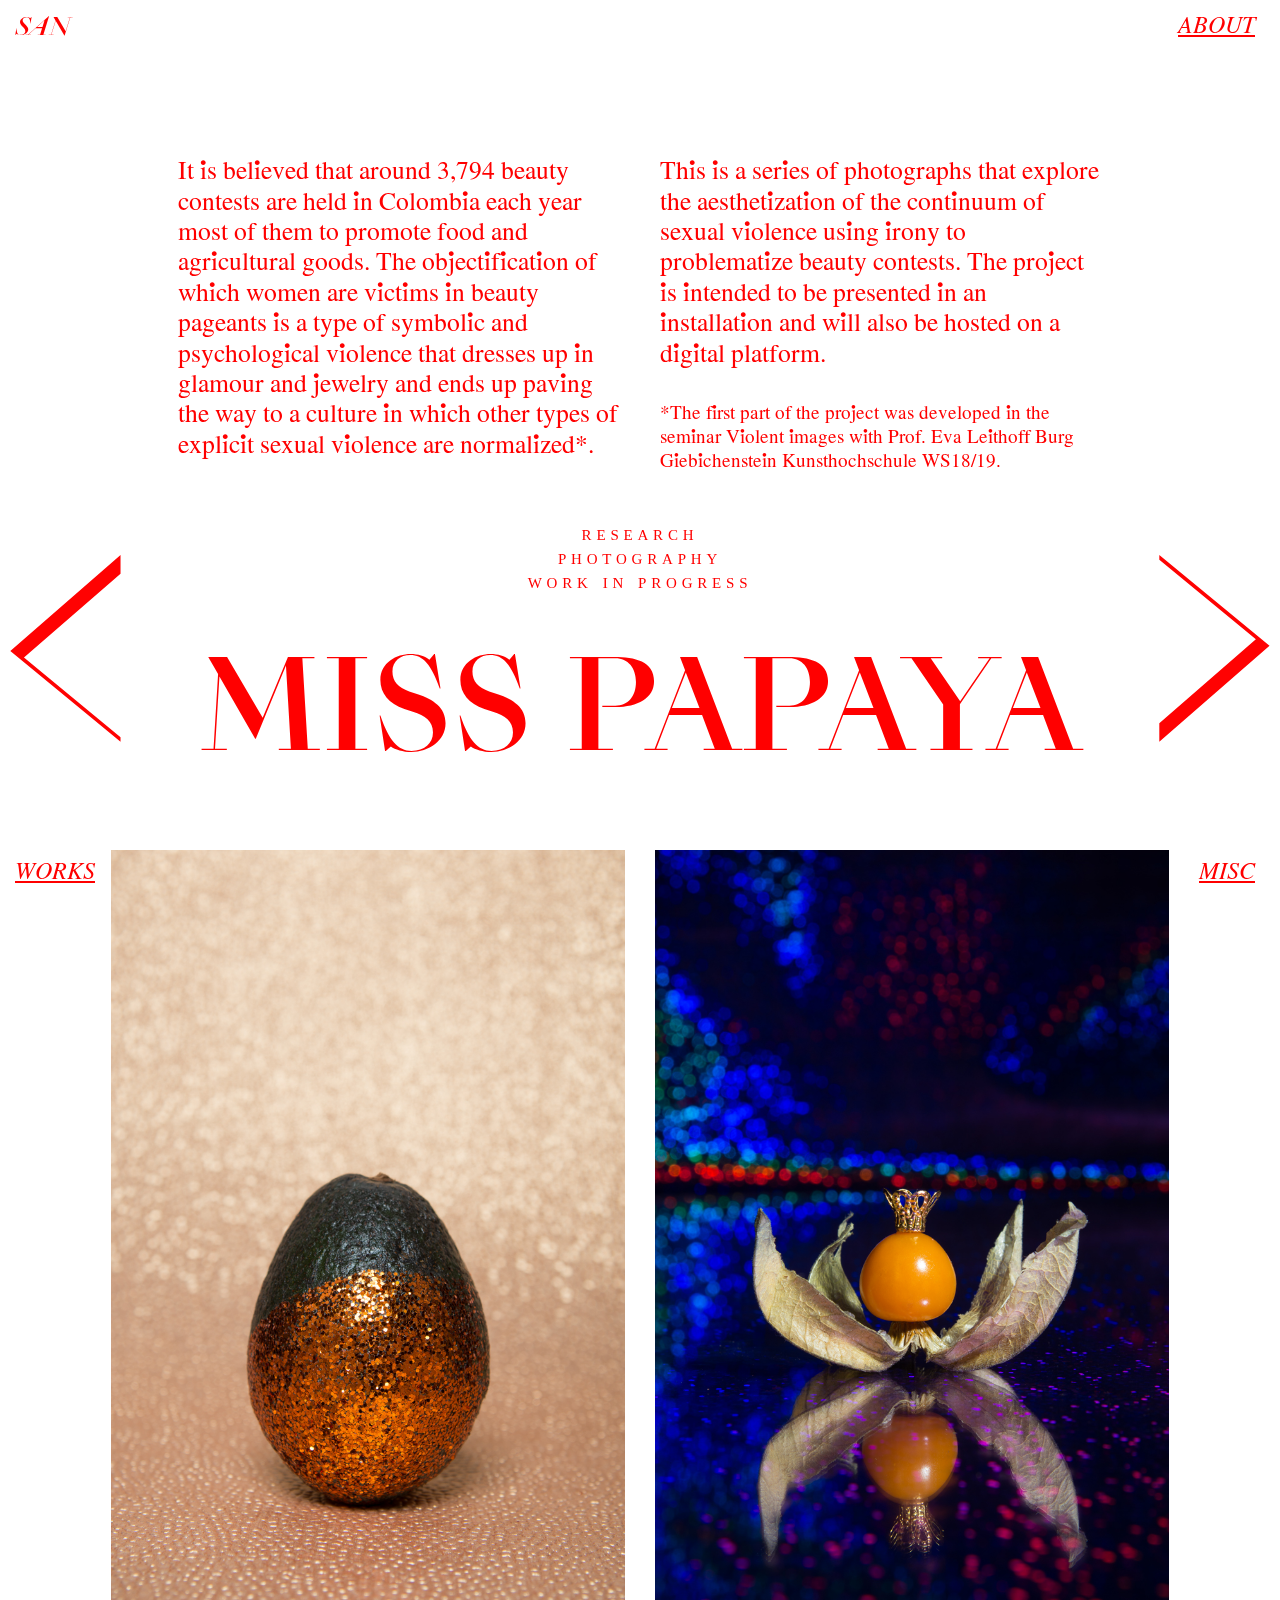
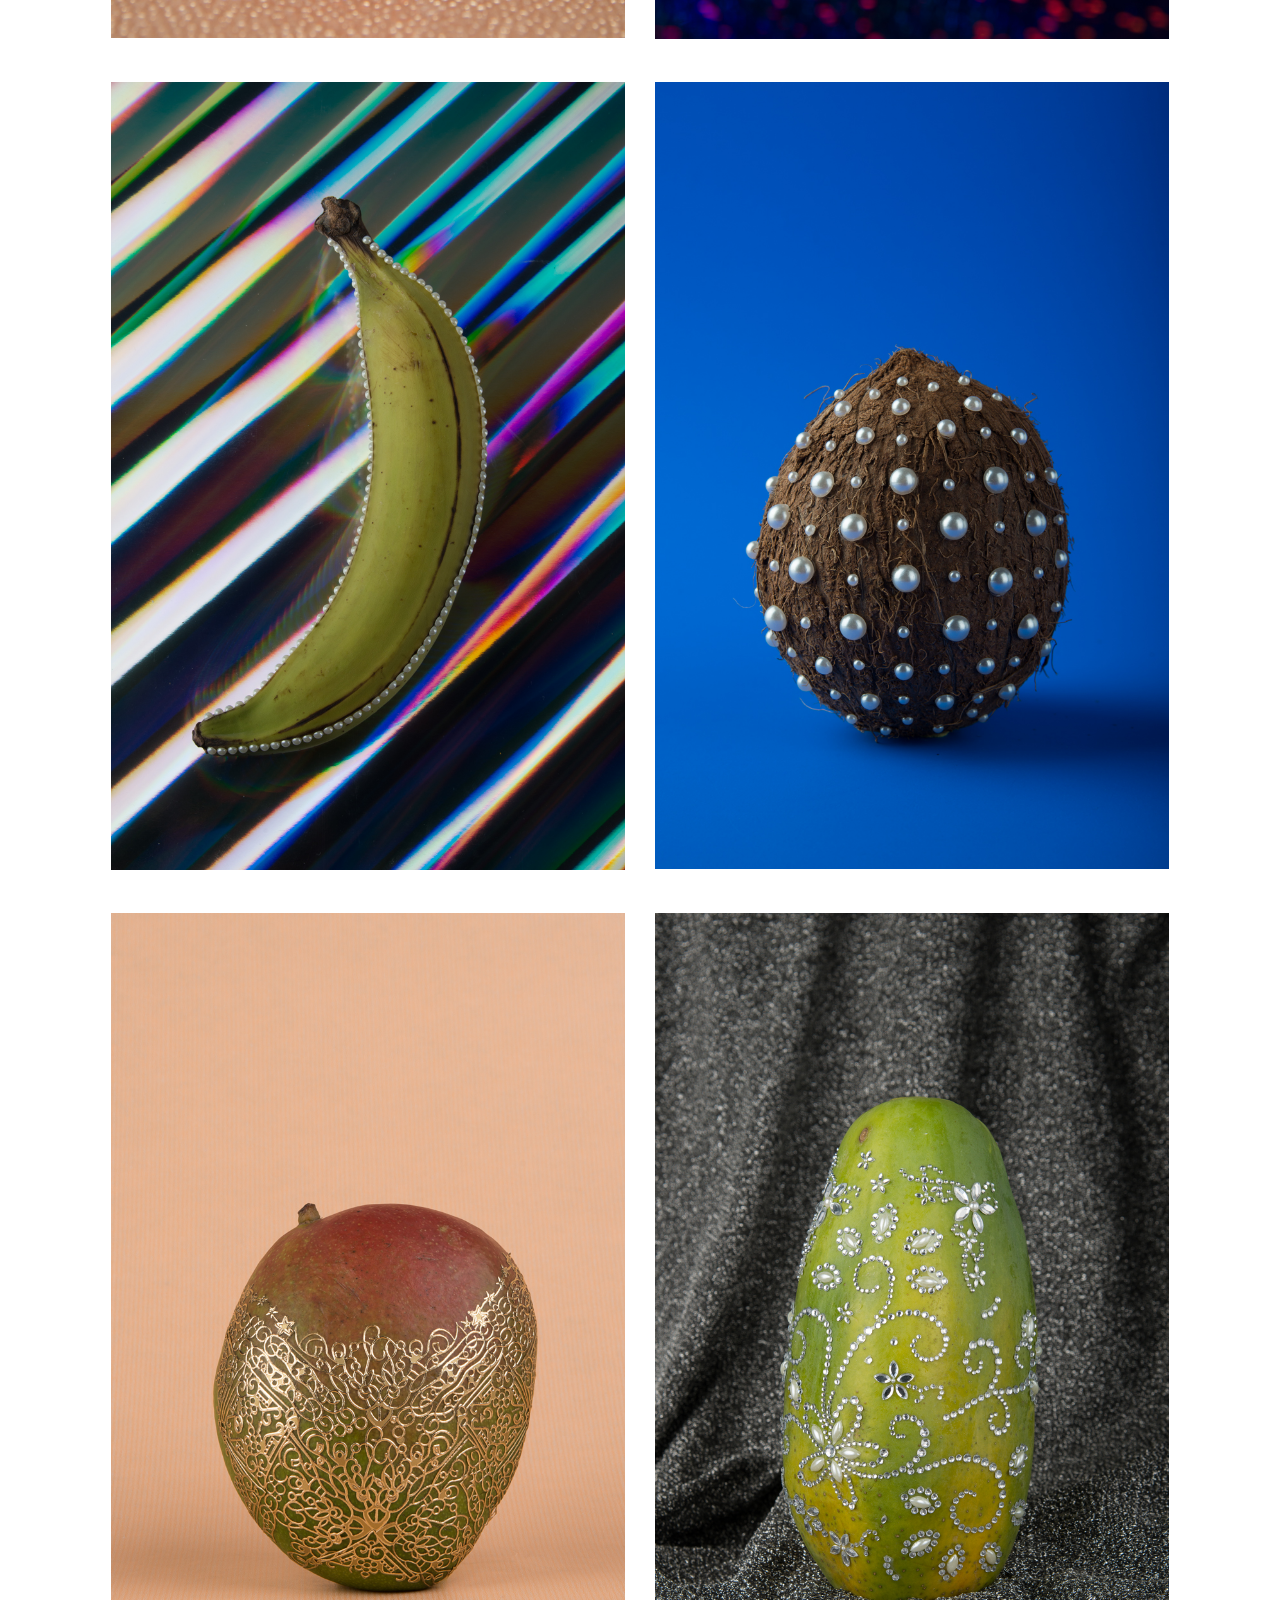
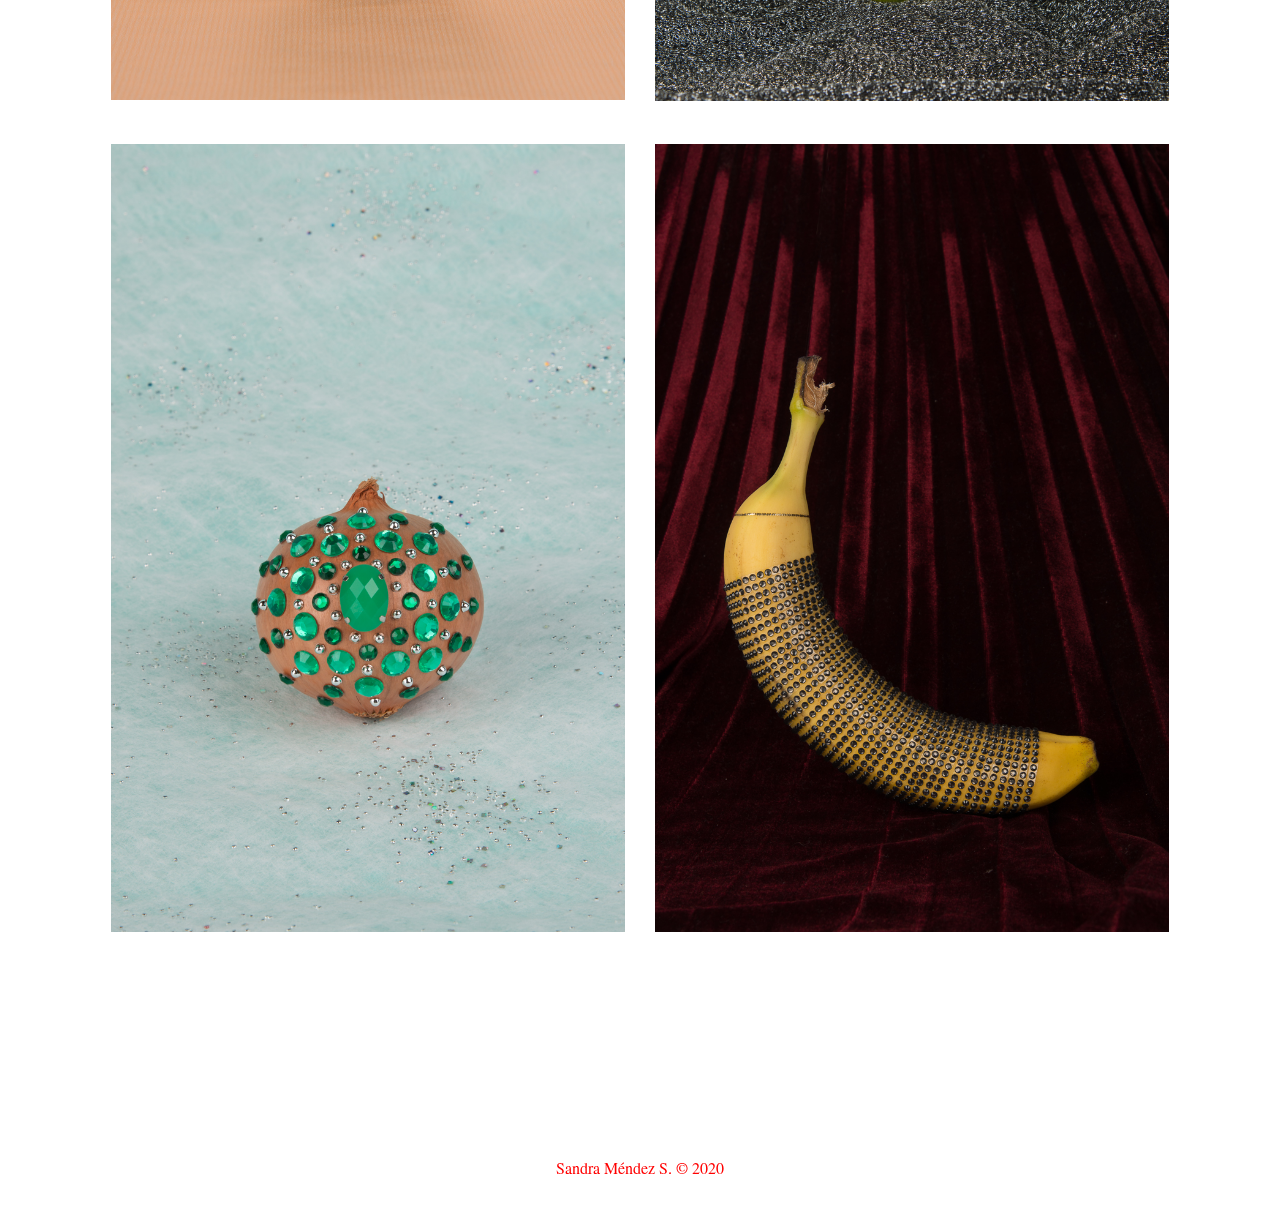
<file: miss.html>
<!DOCTYPE html>
<html lang="en" dir="ltr">

<head>
  <meta charset="utf-8">
  <title>Sandra Méndez S.</title>
  <link rel="stylesheet" href="https://stackpath.bootstrapcdn.com/bootstrap/4.4.1/css/bootstrap.min.css" integrity="sha384-Vkoo8x4CGsO3+Hhxv8T/Q5PaXtkKtu6ug5TOeNV6gBiFeWPGFN9MuhOf23Q9Ifjh" crossorigin="anonymous">
  <link rel="stylesheet" href="reset.css">
  <link rel="stylesheet" href="styles.css">
  <meta name="author" content="Sandra Méndez S.">
  <meta name="description" content="This is the design portfolio of Sandra Méndez S.">
  <meta name="keywords" content="graphic design editorial activism portfolio photography Sandra Méndez S.">
  <meta name="viewport" content="width=device-width, initial-scale=1.0">
  <meta http-equiv="X-UA-Compatible" content="ie=edge">
</head>

<body>

  <!-- navbar -->

  <nav class="container-fluid top">
    <div class="row">
      <a class="logo" href="index.html">
        SAN
      </a>
      <a class="menu-b" href="about.html">
        <h2>ABOUT</h2>
      </a>
    </div>
  </nav>

  <!-- FLECHAS!!! -->
  <div class="arrow row down">
    <a href="schweine.html">
      <img class="prev" src="images/arrow-prev.svg" alt="previous">
    </a>
    <a href="unayuna.html">
      <img class="next" src="images/arrow-next.svg" alt="next">
    </a>
  </div>


  <div class="cuerpo">

    <!-- Contenido-->
    <div class="container-projects">

      <!-- Proyectos -->
      <div class="container-fluid projects-desc">

        <div class="title-mobile active-project">
          <div class="project_name">
            <h1>MISS PAPAYA</h1>
          </div>
          <div class="tags">
            <span><em>research</em></span>
            <br>
            <span><em>photography</em></span>
            <br>
            <span><em>work in progress</em></span>
          </div>
        </div>


        <div class="text-project">
          <p>
            It is believed that around 3,794 beauty contests are held in Colombia
            each year most of them to promote food and agricultural goods. The
            objectification of which women are victims in beauty pageants is a
            type of symbolic and psychological violence that dresses up in glamour
            and jewelry and ends up paving the way to a culture in which other
            types of explicit sexual violence are normalized*. This is a series
            of photographs that explore the aesthetization of the continuum of
            sexual violence using irony to problematize beauty contests.
            The project is intended to be presented in an installation and will
            also be hosted on a digital platform.
          </p>
          <p class="foot-note">*The first part of the project was developed in
            the seminar Violent images with Prof. Eva Leithoff Burg Giebichenstein
            Kunsthochschule WS18/19.
          </p>
        </div>

        <div class="title">
          <div class="tags">
            <span><em>research</em></span>
            <br>
            <span><em>photography</em></span>
            <br>
            <span><em>work in progress</em></span>
          </div>
          <div class="project_name active-project">
            <h1>MISS PAPAYA</h1>
          </div>
        </div>

      </div>

      <!--            GALERIA DESKTOP -->

      <div class="container-fluid galeria miss">

        <div class="row">

          <div class="col-lg-6">
            <img class="img-margin margin-miss" src="images/miss-1.jpg" alt="miss-avocado">
          </div>

          <div class="col-lg-6">
            <img class="img-margin margin-miss" src="images/miss-2.jpg" alt="miss-uchuva">
          </div>

          <div class="col-lg-6">
            <img class="img-margin" src="images/miss-3.jpg" alt="miss-plantain">
          </div>

          <div class="col-lg-6">
            <img class="img-margin" src="images/miss-4.jpg" alt="miss-coconut">
          </div>

          <div class="col-lg-6">
            <img class="img-margin" src="images/miss-8.jpg" alt="miss-mango">
          </div>

          <div class="col-lg-6">
            <img class="img-margin" src="images/miss-9.jpg" alt="miss-papaya">
          </div>

          <div class="col-lg-6">
            <img class="img-margin" src="images/miss-10.jpg" alt="miss-onion">
          </div>

          <div class="col-lg-6">
            <img class="img-margin" src="images/miss-11.jpg" alt="miss-banana">
          </div>

        </div>

      </div>


      <!--            GALERIA MOBILE -->

      <div class="container-fluid galeria miss-m">

        <div class="row">

          <div class="col-lg-6">
            <img class="img-margin" src="images/miss-1-m.jpg" alt="miss-avocado">
          </div>

          <div class="col-lg-6">
            <img class="img-margin" src="images/miss-2-m.jpg" alt="miss-uchuva">
          </div>

          <div class="col-lg-6">
            <img class="img-margin" src="images/miss-3-m.jpg" alt="miss-plantain">
          </div>

          <div class="col-lg-6">
            <img class="img-margin" src="images/miss-4-m.jpg" alt="miss-coconut">
          </div>

          <div class="col-lg-6">
            <img class="img-margin" src="images/miss-8-m.jpg" alt="miss-mango">
          </div>

          <div class="col-lg-6">
            <img class="img-margin" src="images/miss-9-m.jpg" alt="miss-papaya">
          </div>

          <div class="col-lg-6">
            <img class="img-margin" src="images/miss-10-m.jpg" alt="miss-onion">
          </div>

          <div class="col-lg-6">
            <img class="img-margin" src="images/miss-11-m.jpg" alt="miss-banana">
          </div>

        </div>
      </div>

    </div>

    <!-- Footer rights -->
    <footer class="rights">
      <p>Sandra Méndez S. © 2020</p>
    </footer>

  </div>

  <nav class="container-fluid foot">
    <div class="row">
      <a class="menu-b" href=" index.html#selected-works">
        <h2>WORKS</h2>
      </a>
      <a class="menu-b" href="misc.html">
        <h2>MISC</h2>
      </a>
    </div>
  </nav>

  <script src="index.js" charset="utf-8"></script>
</body>

</html>
</file>
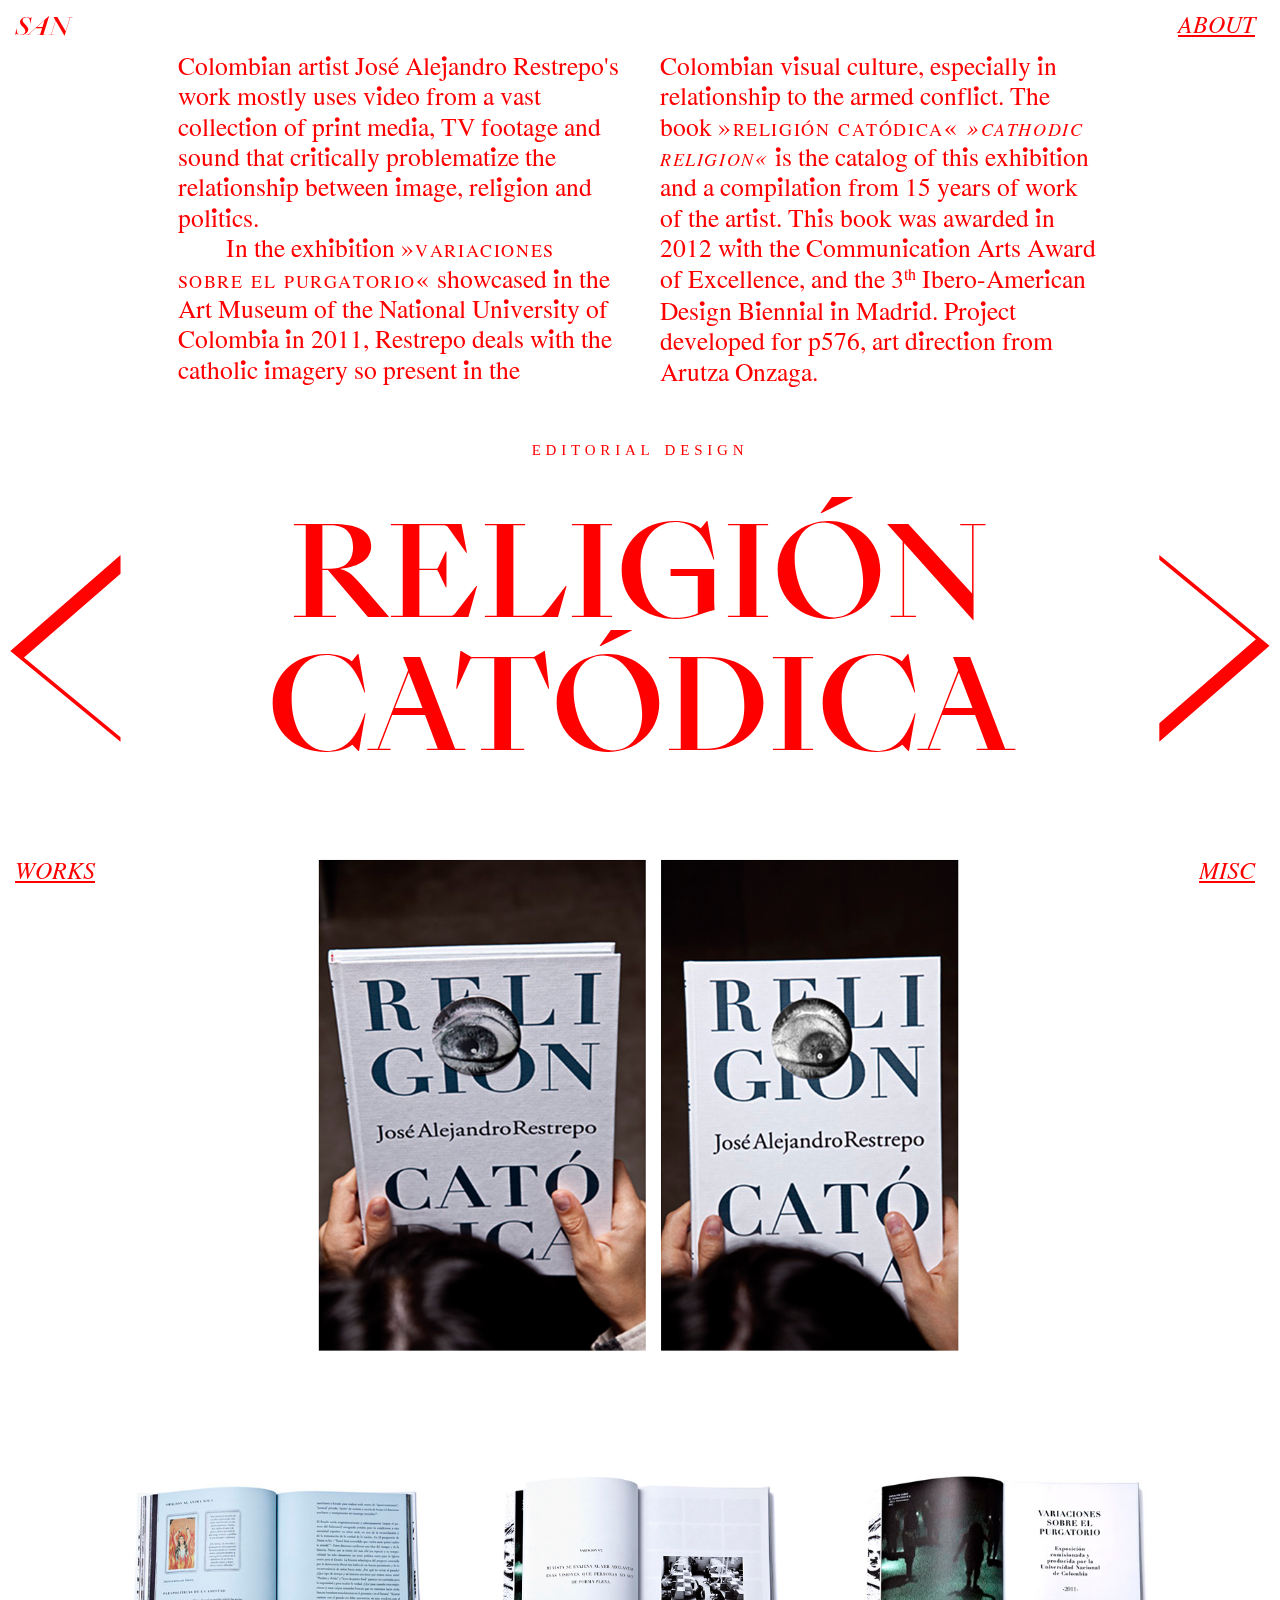
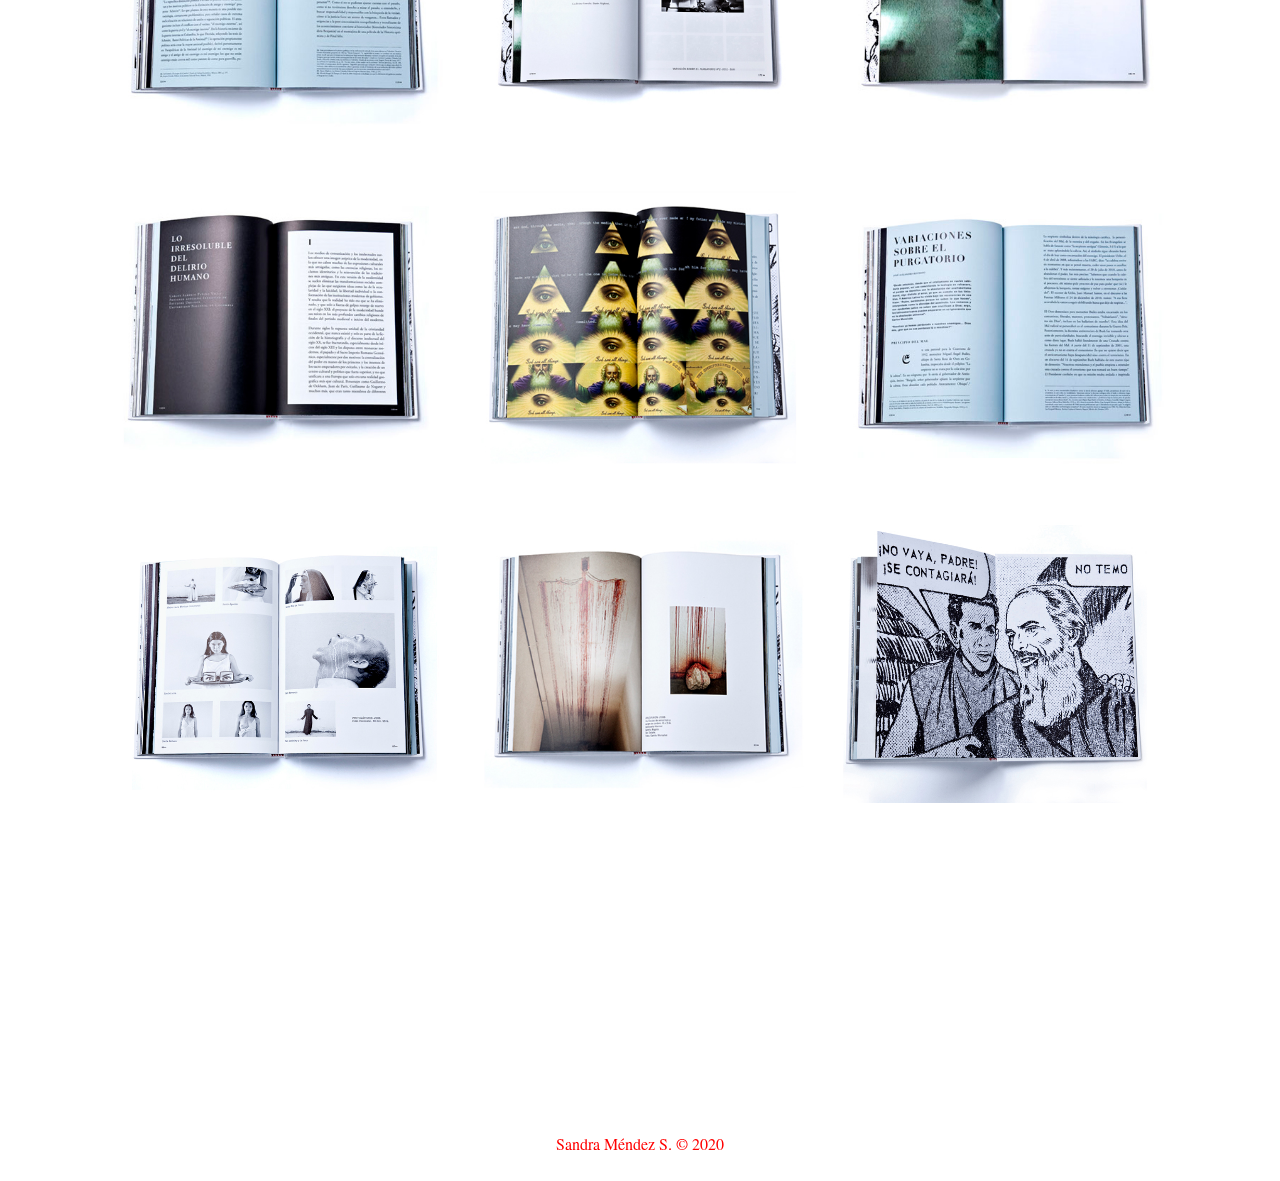
<file: religion.html>
<!DOCTYPE html>
<html lang="en" dir="ltr">

<head>
  <meta charset="utf-8">
  <title>Sandra Méndez S.</title>
  <link rel="stylesheet" href="https://stackpath.bootstrapcdn.com/bootstrap/4.4.1/css/bootstrap.min.css" integrity="sha384-Vkoo8x4CGsO3+Hhxv8T/Q5PaXtkKtu6ug5TOeNV6gBiFeWPGFN9MuhOf23Q9Ifjh" crossorigin="anonymous">
  <link rel="stylesheet" href="reset.css">
  <link rel="stylesheet" href="styles.css">

  <meta name="author" content="Sandra Méndez S.">
  <meta name="description" content="This is the design portfolio of Sandra Méndez S.">
  <meta name="keywords" content="graphic design editorial activism portfolio photography Sandra Méndez S.">
  <meta name="viewport" content="width=device-width, initial-scale=1.0">
  <meta http-equiv="X-UA-Compatible" content="ie=edge">
</head>

<body>

  <!-- navbar -->

  <nav class="container-fluid top">
    <div class="row">
      <a class="logo" href="index.html">
        SAN
      </a>
      <a class="menu-b" href="about.html">
        <h2>ABOUT</h2>
      </a>
    </div>
  </nav>

  <!-- FLECHAS!!! -->
  <div class="arrow row down">
    <a href="imprenta.html">
      <img class="prev" src="images/arrow-prev.svg" alt="previous">
    </a>
    <a href="yodije.html">
      <img class="next" src="images/arrow-next.svg" alt="next">
    </a>
  </div>

  <div class="cuerpo">

    <!-- Contenido-->
    <div class="container-projects">

      <!-- Proyectos -->
      <div class="container-fluid projects-desc">

        <div class="title-mobile ">
          <div class="project_name">
            <h1>RELIGIÓN CATÓDICA</h1>
          </div>
          <div class="tags">
            <span><em>editorial design</em></span>
          </div>
        </div>


        <div class="text-project">
          <p>
            Colombian artist José Alejandro Restrepo's work mostly uses video from
            a vast collection of print media, TV footage and sound that critically
            problematize the relationship between image, religion and politics.</p>
          <p class="indent">In the exhibition <span class="versalitas">»variaciones sobre el purgatorio«</span>
            showcased in the Art Museum of the National University of Colombia
            in 2011, Restrepo deals with the catholic imagery so present in
            the Colombian visual culture, especially in relationship to the
            armed conflict. The book <span class="versalitas">
              »religión catódica« <span class="versalitas-i">»cathodic religion«</span></span>
            is the catalog of this exhibition and a compilation from 15 years of
            work of the artist. This book was awarded in 2012 with the Communication
            Arts Award of Excellence, and the 3<sup>th</sup> Ibero-American Design Biennial in Madrid.
            Project developed for p576, art direction from Arutza Onzaga.
          </p>
        </div>

        <div class="title">
          <div class="tags">
            <span><em>editorial design</em></span>
          </div>
          <div class="project_name ">
            <h1>RELIGIÓN CATÓDICA</h1>
          </div>
        </div>

      </div>


      <!--            GALERIA DESKTOP -->

      <div class="container-fluid galeria religion">

        <div class="row">

          <div class="col-lg-12">
            <img class="img-margin" src="images/religion-1.png" alt="religion-1">
          </div>

          <div class="col-lg-4">
            <img class="img-margin" src="images/religion-2.jpg" alt="religion-2">
          </div>

          <div class="col-lg-4">
            <img class="img-margin" src="images/religion-3.jpg" alt="religion-3">
          </div>

          <div class="col-lg-4">
            <img class="img-margin" src="images/religion-4.jpg" alt="religion-4">
          </div>

          <div class="col-lg-4">
            <img class="img-margin" src="images/religion-5.jpg" alt="religion-5">
          </div>

          <div class="col-lg-4">
            <img class="img-margin" src="images/religion-6.jpg" alt="religion-6">
          </div>
          <div class="col-lg-4">
            <img class="img-margin" src="images/religion-7.jpg" alt="religion-7">
          </div>
          <div class="col-lg-4">
            <img class="img-margin" src="images/religion-9.jpg" alt="religion-8">
          </div>
          <div class="col-lg-4">
            <img class="img-margin" src="images/religion-8.jpg" alt="religion-9">
          </div>

          <div class="col-lg-4">
            <img class="img-margin" src="images/religion-10.jpg" alt="religion-10">
          </div>

        </div>

      </div>

      <!--            GALERIA IPAD-MOBILE -->

      <div class="container-fluid galeria religion-m">

        <div class="row">
          <div class="col-lg-12">
            <img class="img-margin" src="images/religion-1-m.jpg" alt="religion-1">
          </div>

          <div class="col-lg-4">
            <img class="img-margin" src="images/religion-2.jpg" alt="religion-2">
          </div>

          <div class="col-lg-4">
            <img class="img-margin" src="images/religion-3.jpg" alt="religion-3">
          </div>

          <div class="col-lg-4">
            <img class="img-margin" src="images/religion-4.jpg" alt="religion-4">
          </div>

          <div class="col-lg-4">
            <img class="img-margin" src="images/religion-5.jpg" alt="religion-5">
          </div>

          <div class="col-lg-4">
            <img class="img-margin" src="images/religion-6.jpg" alt="religion-6">
          </div>
          <div class="col-lg-4">
            <img class="img-margin" src="images/religion-7.jpg" alt="religion-7">
          </div>
          <div class="col-lg-4">
            <img class="img-margin" src="images/religion-9.jpg" alt="religion-8">
          </div>
          <div class="col-lg-4">
            <img class="img-margin" src="images/religion-8.jpg" alt="religion-9">
          </div>

          <div class="col-lg-4">
            <img class="img-margin" src="images/religion-10.jpg" alt="religion-10">
          </div>

        </div>
      </div>

    </div>

    <!-- Footer rights -->
    <footer class="rights">
      <p>Sandra Méndez S. © 2020</p>
    </footer>

  </div>

  <nav class="container-fluid foot">
    <div class="row">
      <a class="menu-b" href="index.html#selected-works">
        <h2>WORKS</h2>
      </a>
      <a class="menu-b" href="misc.html">
        <h2>MISC</h2>
      </a>
    </div>
  </nav>

<script src="index.js" charset="utf-8"></script>
</body>
</html>
</file>
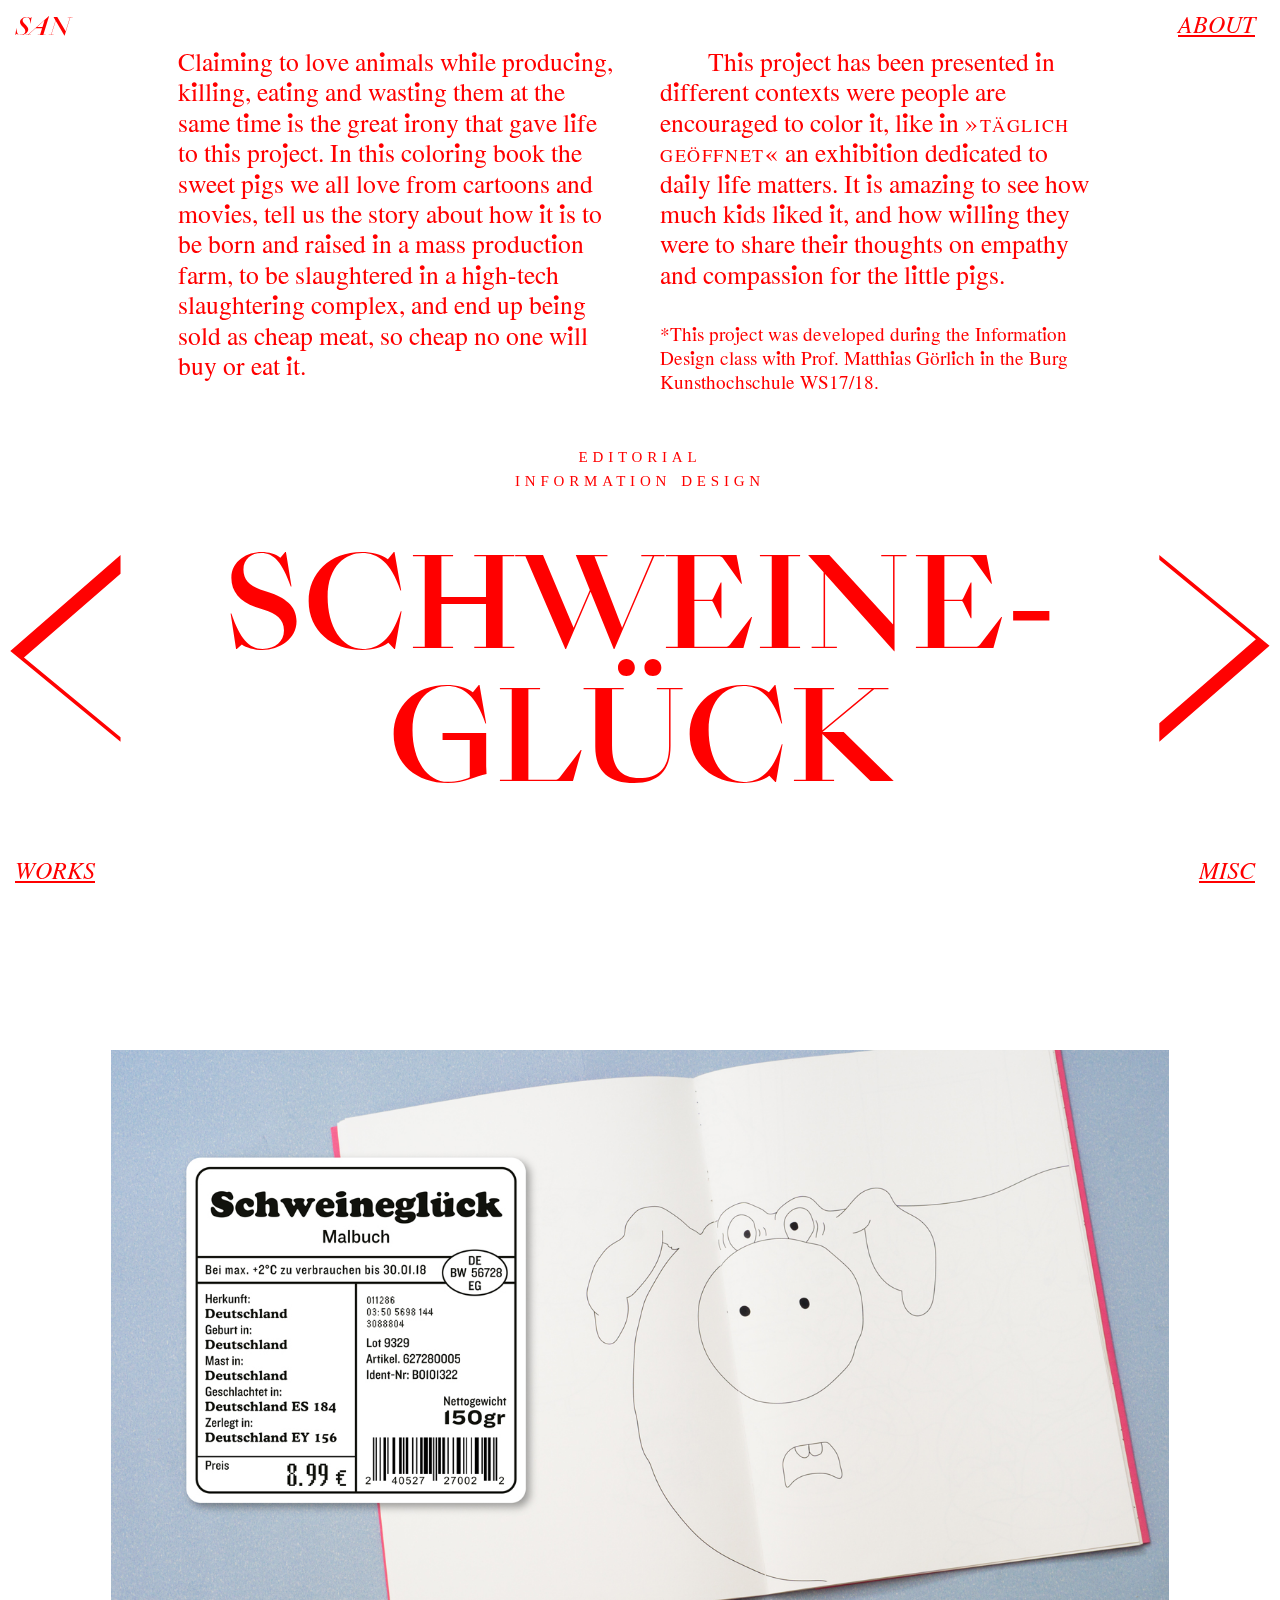
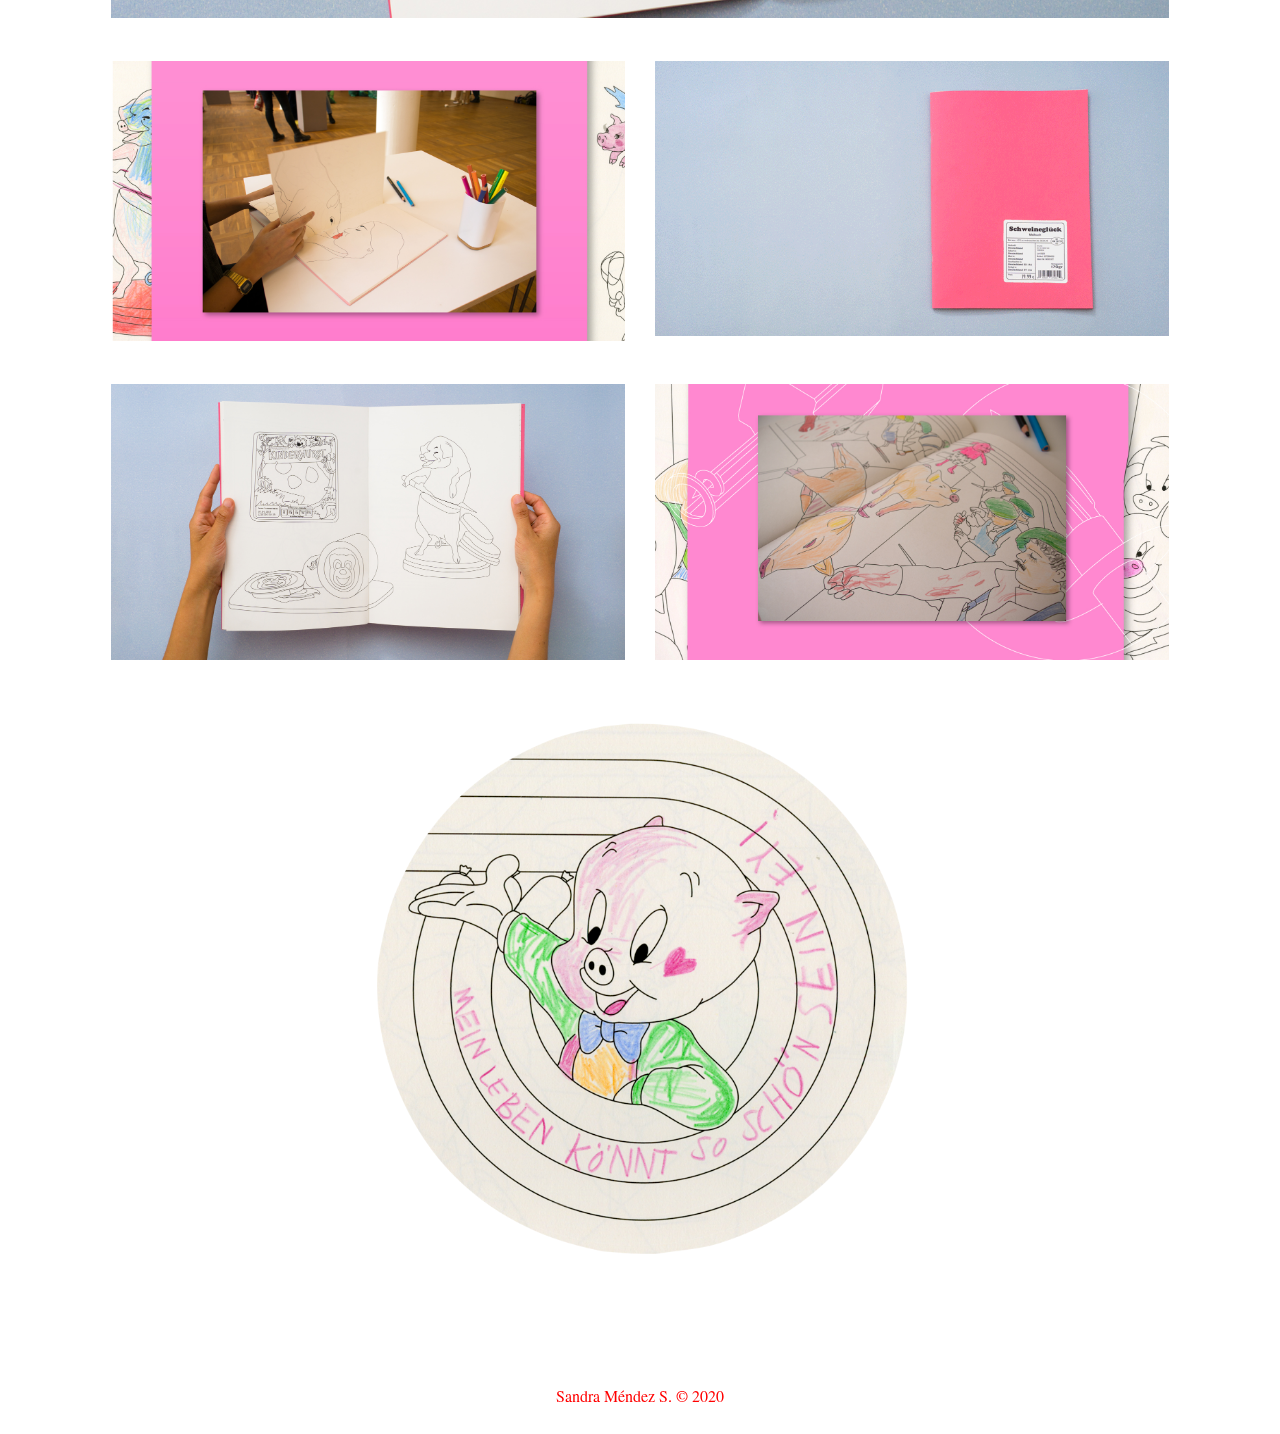
<file: schweine.html>
<!DOCTYPE html>
<html lang="en" dir="ltr">

<head>
  <meta charset="utf-8">
  <title>Sandra Méndez S.</title>
  <link rel="stylesheet" href="https://stackpath.bootstrapcdn.com/bootstrap/4.4.1/css/bootstrap.min.css" integrity="sha384-Vkoo8x4CGsO3+Hhxv8T/Q5PaXtkKtu6ug5TOeNV6gBiFeWPGFN9MuhOf23Q9Ifjh" crossorigin="anonymous">
  <link rel="stylesheet" href="reset.css">
  <link rel="stylesheet" href="styles.css">

  <meta name="author" content="Sandra Méndez S.">
  <meta name="description" content="This is the design portfolio of Sandra Méndez S.">
  <meta name="keywords" content="graphic design editorial activism portfolio photography Sandra Méndez S.">
  <meta name="viewport" content="width=device-width, initial-scale=1.0">
  <meta http-equiv="X-UA-Compatible" content="ie=edge">
</head>

<body>

  <!-- navbar -->

  <nav class="container-fluid top">
    <div class="row">
      <a class="logo" href="index.html">
        SAN
      </a>
      <a class="menu-b" href="about.html">
        <h2>ABOUT</h2>
      </a>
    </div>
  </nav>

  <div class="cuerpo">

    <!-- Contenido-->
    <div class="container-projects">

      <!-- Proyectos -->
      <div class="container-fluid projects-desc">

        <div class="title-mobile active-project">
          <div class="project_name">
            <h1>SCHWEINE-GLÜCK</h1>
          </div>
          <div class="tags">
            <span><em>editorial</em></span>
            <br>
            <span><em>information design</em></span>
          </div>
        </div>

        <div class="text-project">
          <p>
            Claiming to love animals while producing, killing, eating and wasting
            them at the same time is the great irony that gave life to this project.
            In this coloring book the sweet pigs we all love from cartoons and
            movies, tell us the story about how it is to be born and raised
            in a mass production farm, to be slaughtered in a high-tech
            slaughtering complex, and end up being sold as cheap meat, so cheap
            no one will buy or eat it.
            <p class="indent">This project has been presented in different contexts were
              people are encouraged to color it, like in <span class="versalitas">
                »täglich geöffnet«</span> an exhibition
              dedicated to daily life matters. It is amazing to see how much kids liked
              it, and how willing they were to share their thoughts on empathy and
              compassion for the little pigs.</p>
          </p>
          <p class="foot-note">*This project was developed during the Information
            Design class with Prof. Matthias Görlich in the Burg Kunsthochschule WS17/18.
          </p>
        </div>

        <div class="title">
          <div class="tags">
            <span><em>editorial</em></span>
            <br>
            <span><em>information design</em></span>
          </div>
          <div class="project_name active-project">
            <h1>SCHWEINE-GLÜCK</h1>
          </div>
        </div>

      </div>

      <!--            GALERIA DESKTOP -->

      <div class="container-fluid galeria schweine">

        <div class="row">

          <div class="col-lg-12">
            <img class="img-margin" src="images/schweine-2.jpg" alt="schweischweine">
          </div>

          <div class="col-lg-6">
            <img class="img-margin" src="images/schweine-3.jpg" alt="schweine-3">
          </div>

          <div class="col-lg-6">
            <img class="img-margin" src="images/schweine-4.gif" alt="schweine-4">
          </div>
          <div class="col-lg-6">
            <img class="img-margin" src="images/schweine-5.jpg" alt="schweine-5">
          </div>

          <div class="col-lg-6">
            <img class="img-margin" src="images/schweine-6.jpg" alt="schweine-6">
          </div>

          <div class="col-lg-12">
            <img class="img-margin" src="images/schweine-7.png" alt="schweine-7">
          </div>

        </div>
      </div>

      <!--            GALERIA IPAD _ MOBILE-->

      <div class="container-fluid galeria schweine-m">

        <div class="row">

          <div class="col-lg-12">
            <img class="img-margin" src="images/schweine-2-m.jpg" alt="schweine-2">
          </div>

          <div class="col-lg-6">
            <img class="img-margin" src="images/schweine-3-m.jpg" alt="schweine-3">
          </div>

          <div class="col-lg-6">
            <img class="img-margin" src="images/schweine-4-m.gif" alt="schweine-4">
          </div>

          <div class="col-lg-6">
            <img class="img-margin" src="images/schweine-6-m.jpg" alt="schweine-6">
          </div>

          <div class="col-lg-6">
            <img class="img-margin" src="images/schweine-5-m.jpg" alt="schweine-5">
          </div>

          <div class="col-lg-12">
            <img class="img-margin" src="images/schweine-7-m.png" alt="schweine-7">
          </div>

        </div>
      </div>

    </div>


    <!-- FLECHAS!!! -->
    <div class="arrow row down">
      <a href="yodije.html">
        <img class="prev" src="images/arrow-prev.svg" alt="previous">
      </a>
      <a href="miss.html">
        <img class="next" src="images/arrow-next.svg" alt="next">
      </a>
    </div>

    <!-- Footer rights -->
    <footer class="rights">
      <p>Sandra Méndez S. © 2020</p>
    </footer>

  </div>

  <nav class="container-fluid foot">
    <div class="row">
      <a class="menu-b" href="index.html#selected-works">
        <h2>WORKS</h2>
      </a>
      <a class="menu-b" href="misc.html">
        <h2>MISC</h2>
      </a>
    </div>
  </nav>

  <script src="index.js" charset="utf-8"></script>
</body>
</html>
</file>
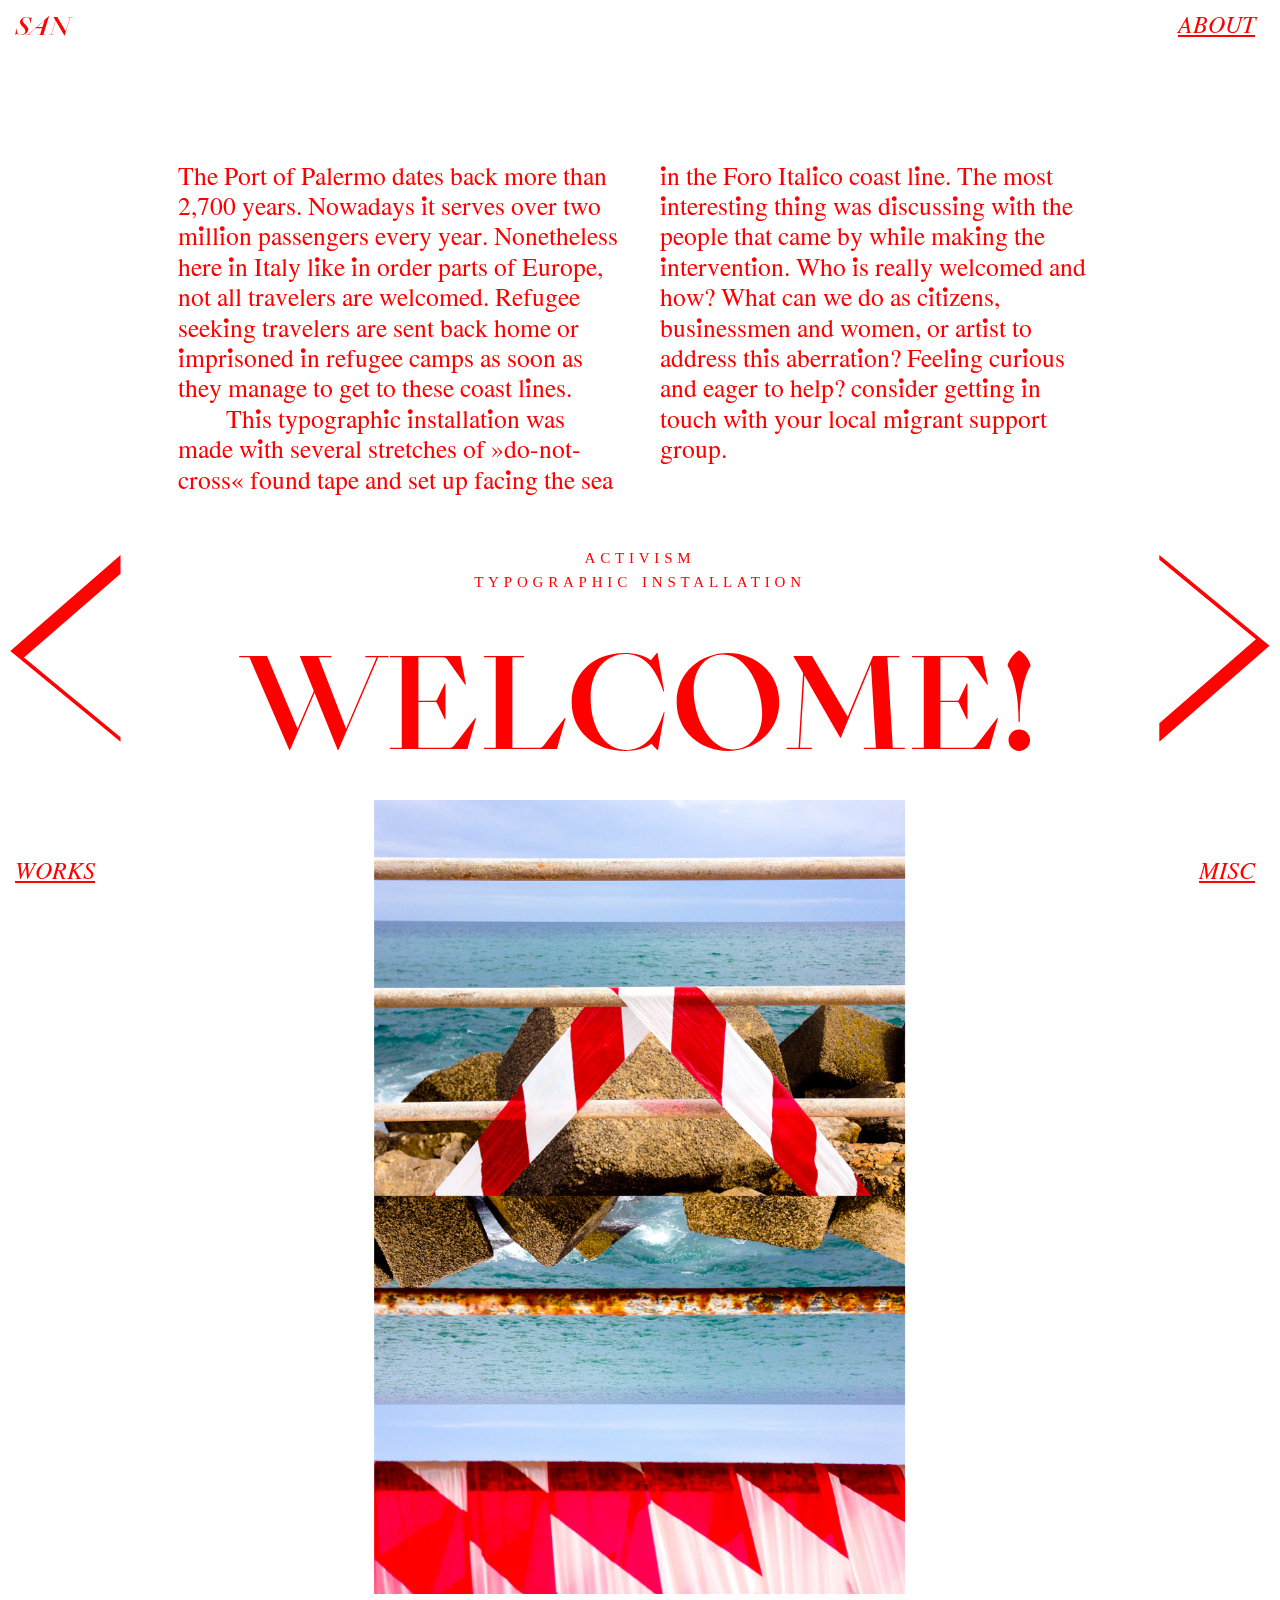
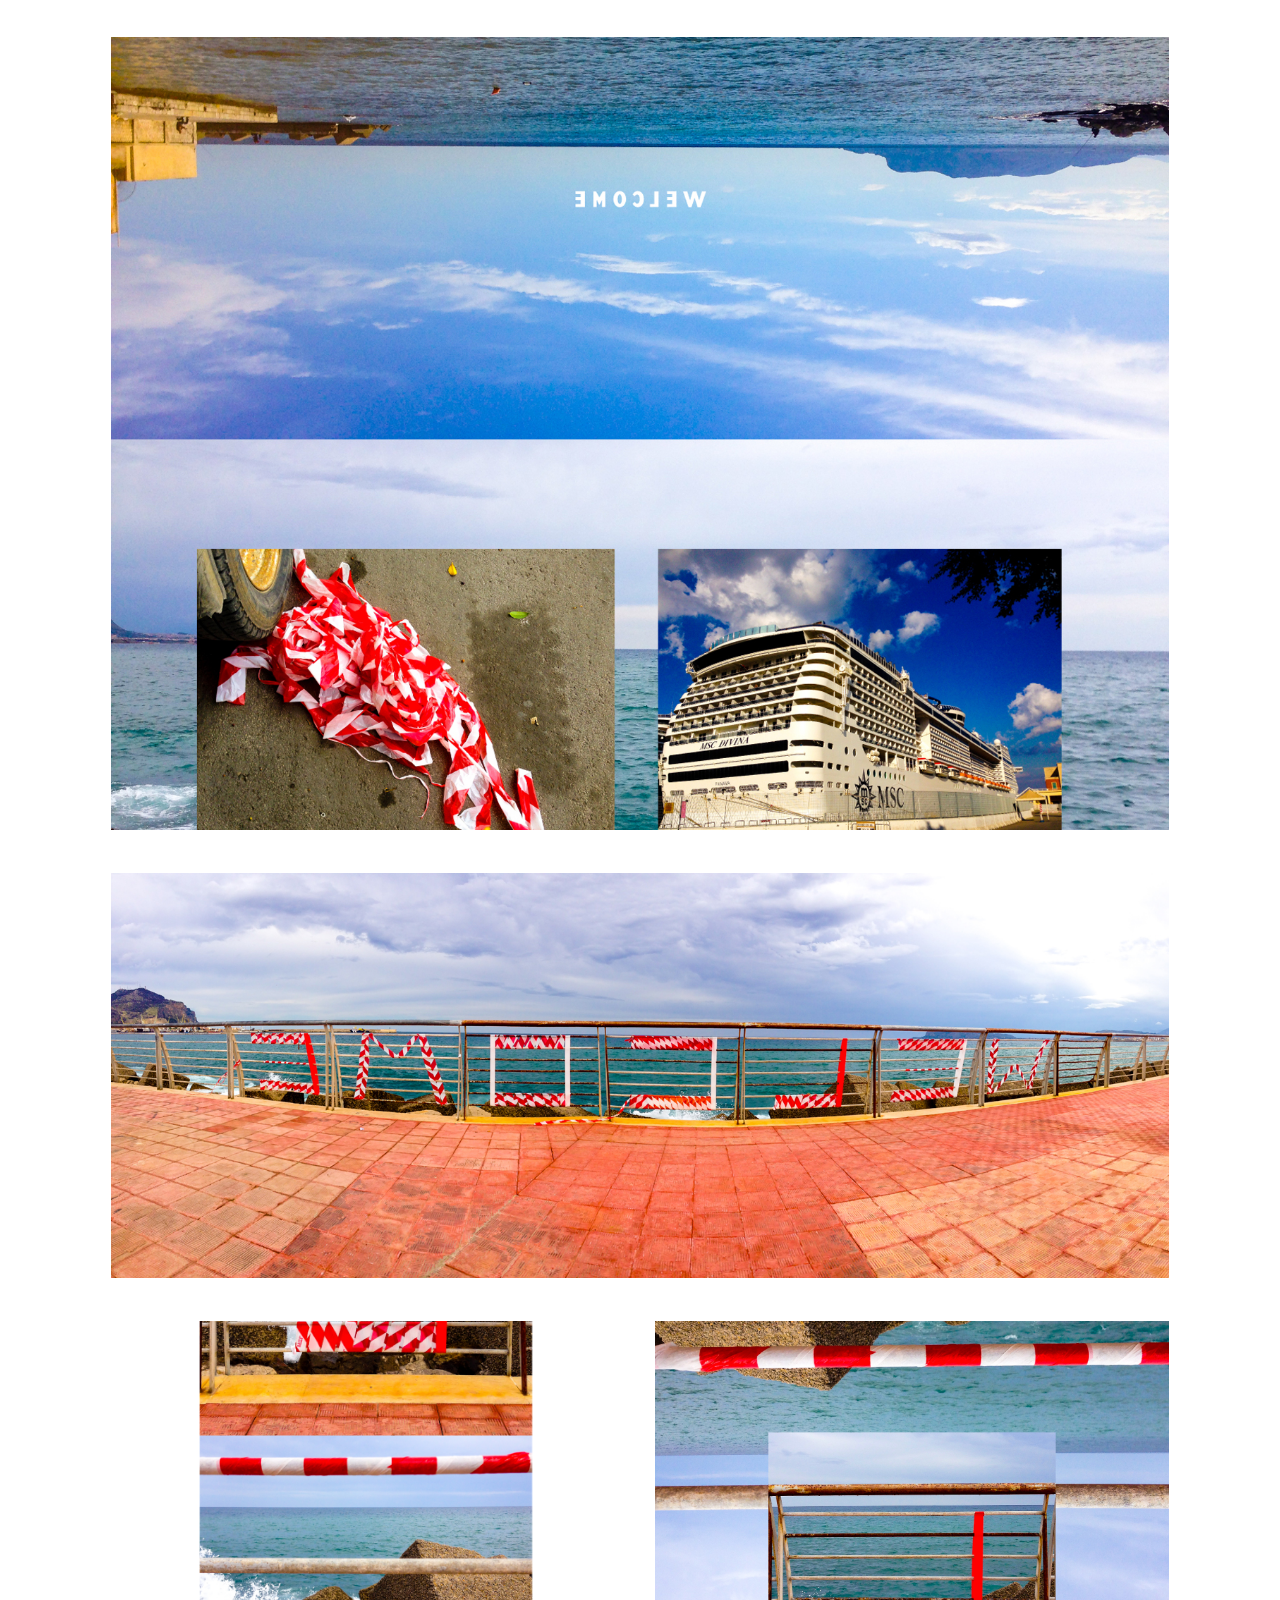
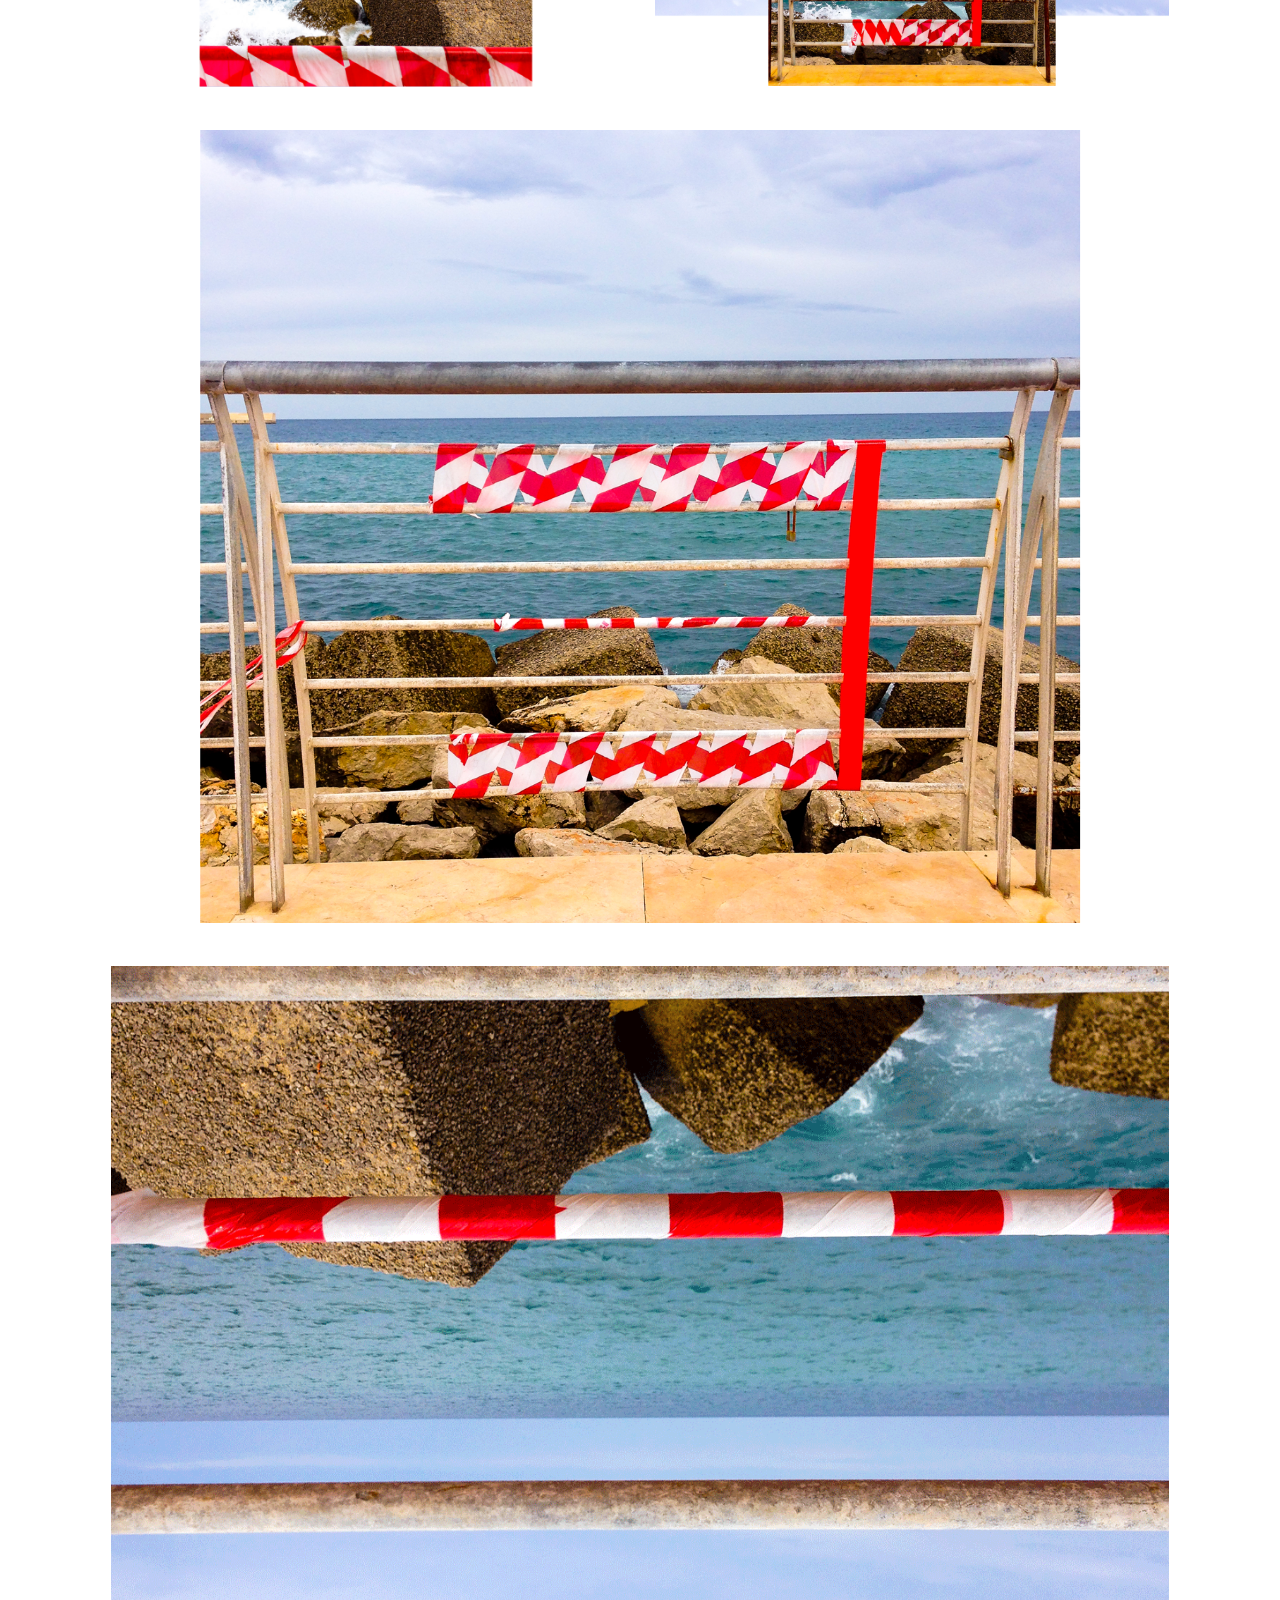
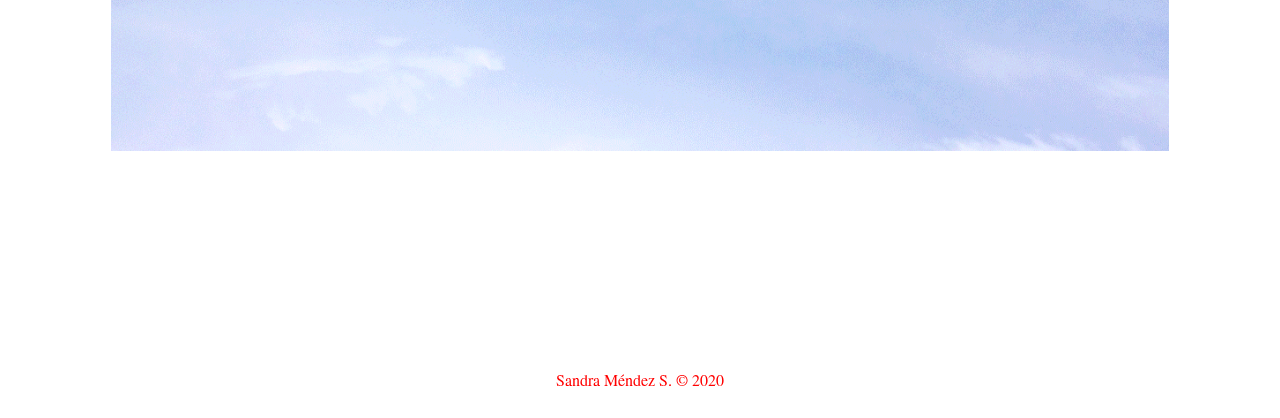
<file: welcome.html>
<!DOCTYPE html>
<html lang="en" dir="ltr">

<head>
  <meta charset="utf-8">
  <title>Sandra Méndez S.</title>
  <link rel="stylesheet" href="https://stackpath.bootstrapcdn.com/bootstrap/4.4.1/css/bootstrap.min.css" integrity="sha384-Vkoo8x4CGsO3+Hhxv8T/Q5PaXtkKtu6ug5TOeNV6gBiFeWPGFN9MuhOf23Q9Ifjh" crossorigin="anonymous">
  <link rel="stylesheet" href="reset.css">
  <link rel="stylesheet" href="styles.css">

  <meta name="author" content="Sandra Méndez S.">
  <meta name="description" content="This is the design portfolio of Sandra Méndez S.">
  <meta name="keywords" content="graphic design editorial activism portfolio photography Sandra Méndez S.">
  <meta name="viewport" content="width=device-width, initial-scale=1.0">
  <meta http-equiv="X-UA-Compatible" content="ie=edge">
</head>

<body>

  <!-- navbar -->

  <nav class="container-fluid top">
    <div class="row">
      <a class="logo" href="index.html">
        SAN
      </a>
      <a class="menu-b" href="about.html">
        <h2>ABOUT</h2>
      </a>
    </div>
  </nav>

  <div class="cuerpo">

    <!-- Contenido-->
    <div class="container-projects">

      <!-- Proyectos -->
      <div class="container-fluid projects-desc">

        <div class="title-mobile ">
          <div class="project_name">
            <h1>WELCOME!</h1>
          </div>
          <div class="tags">
            <span><em>activism</em></span>
            <br>
            <span><em>typographic installation</em></span>
          </div>
        </div>

        <div class="text-project">
          <p>
            The Port of Palermo dates back more than 2,700 years. Nowadays it
            serves over two million passengers every year. Nonetheless here in
            Italy like in order parts of Europe, not all travelers are welcomed.
             Refugee seeking travelers are sent back home or imprisoned in
             refugee camps as soon as they manage to get to these coast lines.
           </p>
          <p class="indent">This typographic installation was made with several
            stretches of »do-not-cross« found tape and set up facing the sea in
            the Foro Italico coast line. The most interesting thing was discussing
            with the people that came by while making the intervention. Who is
            really welcomed and how? What can we do as citizens, businessmen and
            women, or artist to address this aberration? Feeling curious and eager
            to help? consider getting in touch with your local migrant support
            group.
          </p>
        </div>

        <div class="title">
          <div class="tags">
            <span><em>activism</em></span>
            <br>
            <span><em>typographic installation</em></span>
          </div>
          <div class="project_name ">
            <h1>WELCOME!</h1>
          </div>
        </div>

      </div>


      <!--            GALERIA DESKTOP -->

      <div class="container-fluid galeria welcome">

        <div class="row">

          <div class="col-lg-12">
            <img class="img-margin" src="images/welcome-1.png" alt="welcome-1">
          </div>

          <div class="col-lg-12">
            <img class="img-margin" src="images/welcome-2.jpg" alt="welcome-2">
          </div>

          <div class="col-lg-12">
            <img class="img-margin" src="images/welcome-5.jpg" alt="design-5">
          </div>

          <div class="col-lg-6">
            <img class="img-margin" src="images/welcome-3.png" alt="design-3">
          </div>

          <div class="col-lg-6">
            <img class="img-margin" src="images/welcome-4.jpg" alt="design-4">
          </div>


          <div class="col-lg-12">
            <img class="img-margin" src="images/welcome-6.png" alt="design-6">
          </div>
          <div class="col-lg-12">
            <img class="img-margin" src="images/welcome-7.gif" alt="design-7">
          </div>

        </div>
      </div>

      <!--            GALERIA IPAD-MOBILE -->

      <div class="container-fluid galeria welcome-m">

        <div class="row">

          <div class="col-lg-12">
            <img class="img-margin" src="images/welcome-1-m.png" alt="welcome-1">
          </div>

          <div class="col-lg-12">
            <img class="img-margin" src="images/welcome-2-m.jpg" alt="welcome-2">
          </div>

          <div class="col-lg-12">
            <img class="img-margin" src="images/welcome-5-m.jpg" alt="welcome-5">
          </div>

          <div class="col-lg-6">
            <img class="img-margin" src="images/welcome-3-m.png" alt="welcome-3">
          </div>

          <div class="col-lg-6">
            <img class="img-margin" src="images/welcome-4-m.jpg" alt="welcome-4">
          </div>

          <div class="col-lg-12">
            <img class="img-margin" src="images/welcome-6-m.png" alt="welcome-6">
          </div>

          <div class="col-lg-12">
            <img class="img-margin" src="images/welcome-7-m.gif" alt="welcome-7">
          </div>

        </div>
      </div>

    </div>


    <!-- FLECHAS!!! -->
    <div class="arrow row down">
      <a href="design.html">
        <img class="prev" src="images/arrow-prev.svg" alt="previous">
      </a>
      <a href="imprenta.html">
        <img class="next" src="images/arrow-next.svg" alt="next">
      </a>
    </div>

    <!-- Footer rights -->
    <footer class="rights">
      <p>Sandra Méndez S. © 2020</p>
    </footer>

  </div>

  <nav class="container-fluid foot">
    <div class="row">
      <a class="menu-b" href="index.html#selected-works">
        <h2>WORKS</h2>
      </a>
      <a class="menu-b" href="misc.html">
        <h2>MISC</h2>
      </a>
    </div>
  </nav>

  <script src="index.js" charset="utf-8"></script>
</body>
</html>
</file>
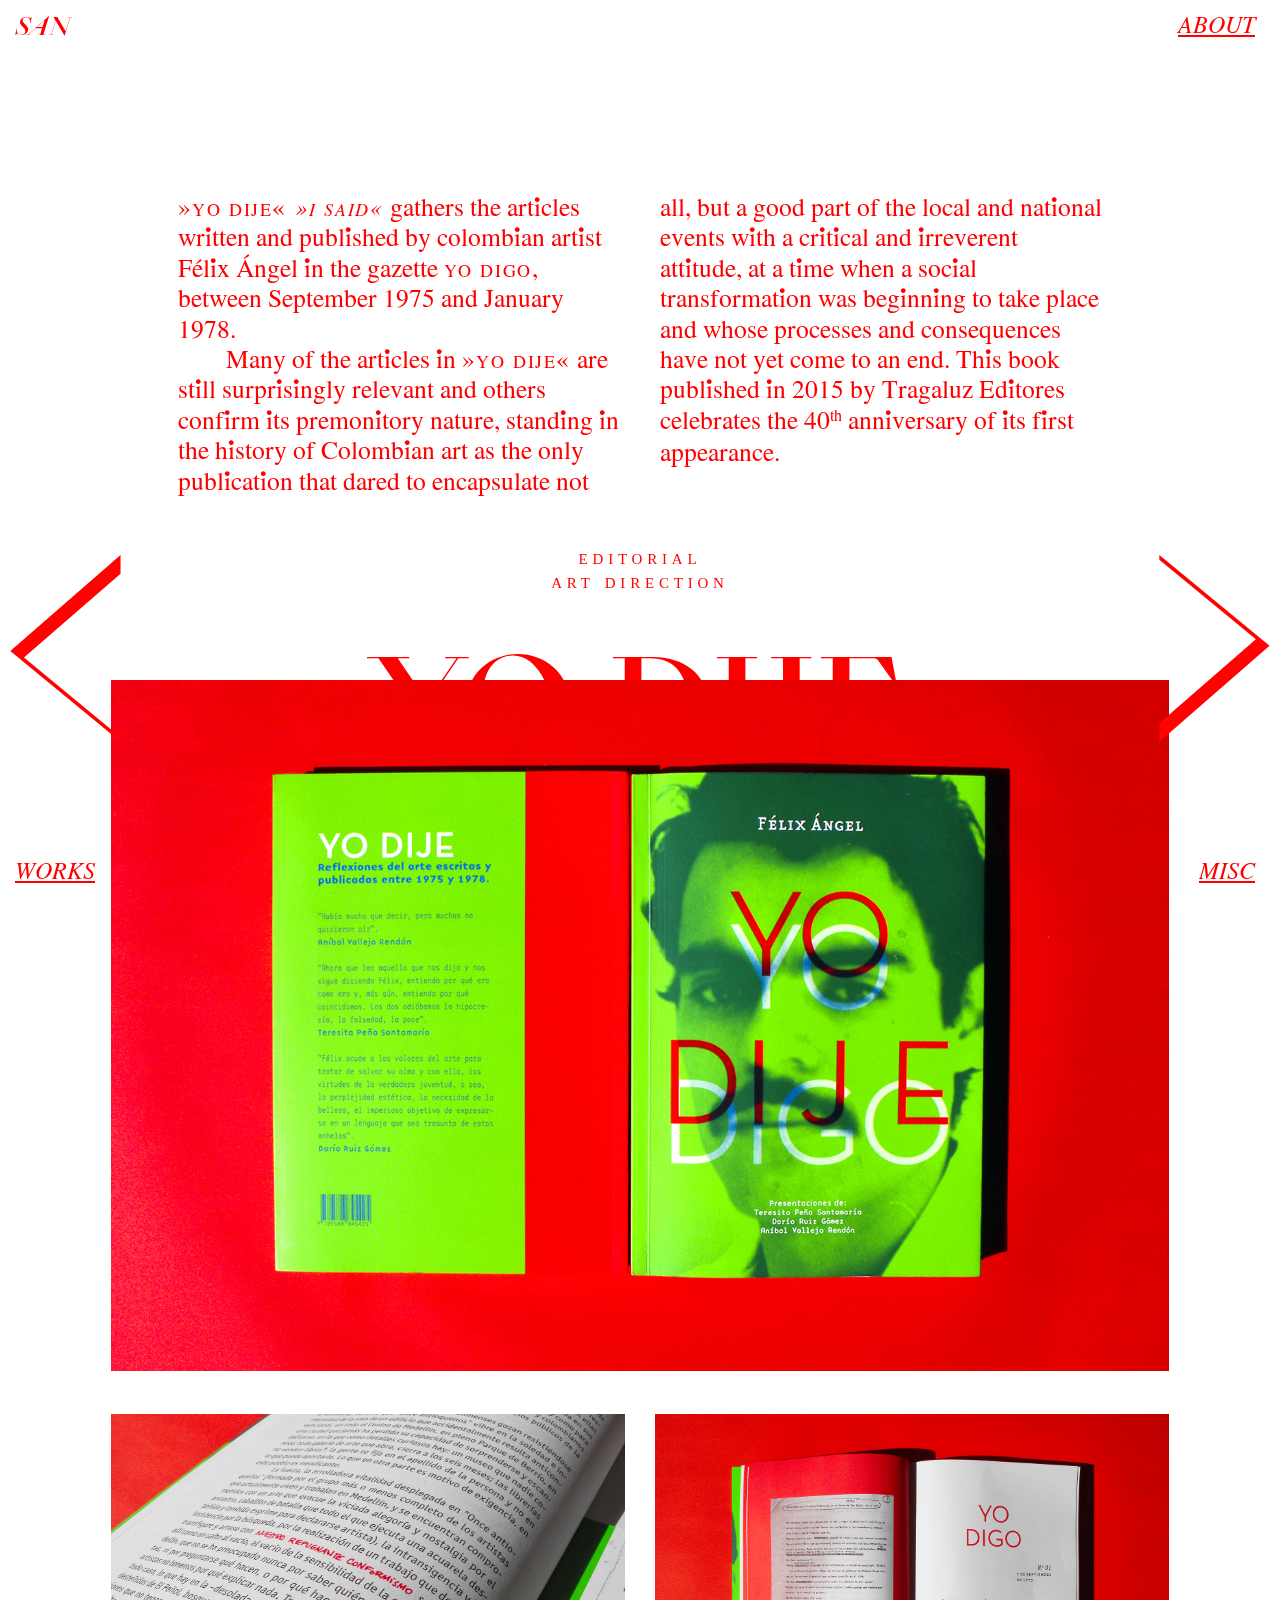
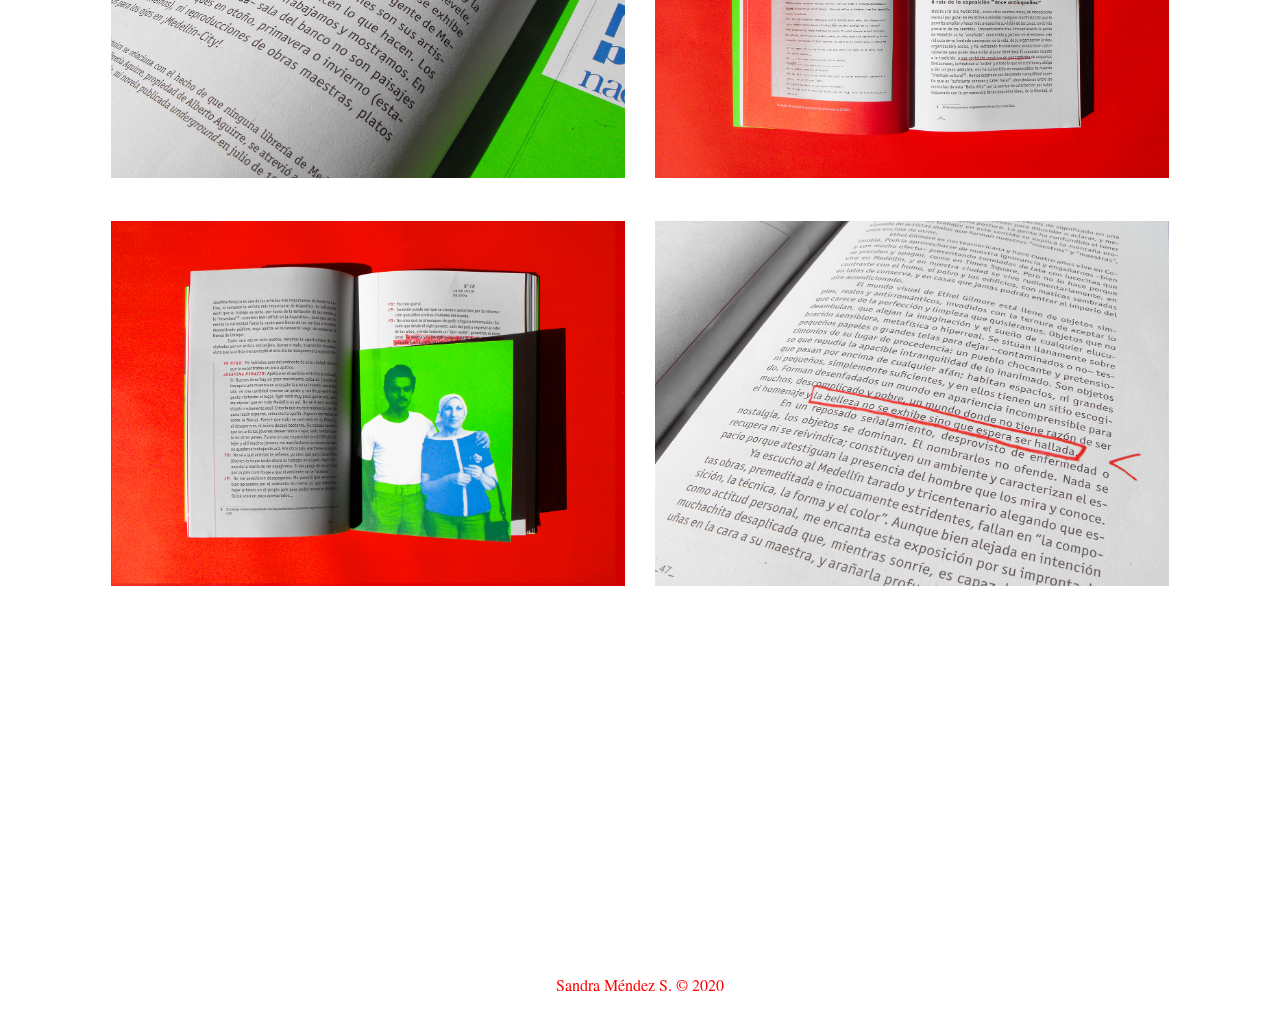
<file: yodije.html>
<!DOCTYPE html>
<html lang="en" dir="ltr">

<head>
  <meta charset="utf-8">
  <title>Sandra Méndez S.</title>
  <link rel="stylesheet" href="https://stackpath.bootstrapcdn.com/bootstrap/4.4.1/css/bootstrap.min.css" integrity="sha384-Vkoo8x4CGsO3+Hhxv8T/Q5PaXtkKtu6ug5TOeNV6gBiFeWPGFN9MuhOf23Q9Ifjh" crossorigin="anonymous">
  <link rel="stylesheet" href="reset.css">
  <link rel="stylesheet" href="styles.css">

  <meta name="author" content="Sandra Méndez S.">
  <meta name="description" content="This is the design portfolio of Sandra Méndez S.">
  <meta name="keywords" content="graphic design editorial activism portfolio photography Sandra Méndez S.">
  <meta name="viewport" content="width=device-width, initial-scale=1.0">
  <meta http-equiv="X-UA-Compatible" content="ie=edge">
</head>

<body>

  <!-- navbar -->

  <nav class="container-fluid top">
    <div class="row">
      <a class="logo" href="index.html">
        SAN
      </a>
      <a class="menu-b" href="about.html">
        <h2>ABOUT</h2>
      </a>
    </div>
  </nav>

  <div class="cuerpo">

    <!-- Contenido-->
    <div class="container-projects">

      <!-- Proyectos -->
      <div class="container-fluid projects-desc">

        <div class="title-mobile ">
          <div class="project_name">
        <h1>YO DIJE</h1>
          </div>
          <div class="tags">
            <span><em>editorial</em></span>
            <br>
            <span><em>art direction</em></span>
          </div>
        </div>


        <div class="text-project">
          <p>
         <span class="versalitas">»yo dije« <span class="versalitas-i">»i said«</span></span> gathers the
         articles written and published by colombian artist Félix Ángel in
         the gazette <span class="versalitas"> yo digo</span>, between September
         1975 and January 1978.
          </p>
          <p class="indent">Many of the articles in <span class="versalitas">
            »yo dije«</span> are still surprisingly relevant and others confirm
            its premonitory nature, standing in the history of Colombian art as
            the only publication that dared to encapsulate not all, but a good
            part of the local and national events with a critical and irreverent
            attitude, at a time when a social transformation was beginning to take
            place and whose processes and consequences have not yet come to an
            end. This book published in 2015 by Tragaluz Editores celebrates the
            40<sup>th</sup>  anniversary of its first appearance.
          </p>
        </div>

        <div class="title">
          <div class="tags">
            <span><em>editorial</em></span>
            <br>
            <span><em>art direction</em></span>
          </div>
          <div class="project_name ">
            <h1>YO DIJE</h1>
          </div>
        </div>

      </div>



      <div class="container-fluid galeria yodije">

        <div class="row">

          <div class="col-lg-12">
            <img class="img-margin" src="images/yodije-1.jpg" alt="welcome 1">
          </div>

          <div class="col-lg-6">
            <img class="img-margin" src="images/yodije-2.jpg" alt="welcome 1">
          </div>

          <div class="col-lg-6">
            <img class="img-margin" src="images/yodije-5.jpg" alt="welcome 1">
          </div>

          <div class="col-lg-6">
            <img class="img-margin" src="images/yodije-4.jpg" alt="welcome 1">
          </div>

          <div class="col-lg-6">
            <img class="img-margin" src="images/yodije-6.jpg" alt="welcome 1">
          </div>

        </div>
      </div>



      <div class="container-fluid galeria yodije-m">

        <div class="row">

          <div class="col-lg-12">
            <img class="img-margin" src="images/yodije-1-m.jpg" alt="welcome 1">
          </div>

          <div class="col-lg-6">
            <img class="img-margin" src="images/yodije-2-m.jpg" alt="welcome 1">
          </div>

          <div class="col-lg-6">
            <img class="img-margin" src="images/yodije-5-m.jpg" alt="welcome 1">
          </div>

          <div class="col-lg-6">
            <img class="img-margin" src="images/yodije-4-m.jpg" alt="welcome 1">
          </div>

          <div class="col-lg-6">
            <img class="img-margin" src="images/yodije-6-m.jpg" alt="welcome 1">
          </div>

        </div>
      </div>

    </div>


    <!-- FLECHAS!!! -->
    <div class="arrow row down">
      <a href="religion.html">
        <img class="prev" src="images/arrow-prev.svg" alt="previous">
      </a>
      <a href="schweine.html">
        <img class="next" src="images/arrow-next.svg" alt="next">
      </a>
    </div>

    <!-- Footer rights -->
    <footer class="rights">
      <p>Sandra Méndez S. © 2020</p>
    </footer>

  </div>

  <nav class="container-fluid foot">
    <div class="row">
      <a class="menu-b" href=" index.html#selected-works">
        <h2>WORKS</h2>
      </a>
      <a class="menu-b" href="misc.html">
        <h2>MISC</h2>
      </a>
    </div>
  </nav>

  <script src="index.js" charset="utf-8"></script>
</body>
</html>
</file>
<file: styles.css>
@font-face {
  font-family: 'SangBleuEmpire-Medium';
  src: url('fonts/SangBleuEmpire-Medium-WebS.eot');
  src: url('fonts/SangBleuEmpire-Medium-WebS.eot?#iefix') format('embedded-opentype'),
    url('fonts/SangBleuEmpire-Medium-WebS.woff2') format('woff2'),
    url('fonts/SangBleuEmpire-Medium-WebS.woff') format('woff'),
    url('fonts/SangBleuEmpire-Medium-WebS.ttf') format('truetype'),
    url('fonts/SangBleuEmpire-Medium-WebS.svg') format('svg');
  font-style: normal;
  text-rendering: optimizeLegibility;
  font-weight: 400;
}

@font-face {
  font-family: 'SangBleuEmpire-MediumItalic';
  src: url('fonts/SangBleuEmpire-MediumItalic-WebS.eot');
  src: url('fonts/SangBleuEmpire-MediumItalic-WebS.eot?#iefix') format('embedded-opentype'),
    url('fonts/SangBleuEmpire-MediumItalic-WebS.woff2') format('woff2'),
    url('fonts/SangBleuEmpire-MediumItalic-WebS.woff') format('woff'),
    url('fonts/SangBleuEmpire-MediumItalic-WebS.ttf') format('truetype'),
    url('fonts/SangBleuEmpire-MediumItalic-WebS.svg') format('svg');
  text-rendering: optimizeLegibility;
  font-style: normal;
  font-weight: 400;
}

@font-face {
  font-family: TimesDotRom;
  font-style: normal;
  src: url('fonts/TimesDotRom.otf');
  text-rendering: optimizeLegibility;
}

@font-face {
  font-family: TimesDotItalic;
  font-style: italic;
  src: url('fonts/TimesDotItalic.otf');
  text-rendering: optimizeLegibility;
}

body, h1, h2, a, p {
  color: red;
  -webkit-font-smoothing: antialiased;
  -moz-font-smoothing: antialiased;
  -o-font-smoothing: antialiased;
  text-rendering: optimizeLegibility;
}

a:hover {
  text-decoration: none;
}

body ::selection {
  color: white;
}

i {
  font-style: italic;
}

.versalitas-i {
  font-family: TimesDotItalic;
  font-variant: small-caps;
  letter-spacing: 0.1rem;
}

.versalitas {
  font-variant: small-caps;
  letter-spacing: 0.1rem;
}

.bold-cv {
  font-size: 8rem;
  line-height: 8.4rem;
}

.cuerpo {
  max-width: 1400px;
  margin: auto;
}

a, p {
  font-family: "TimesDotRom";
}

h1 {
  font-family: "SangBleuEmpire-Medium";
  font-style: normal;
  font-size: 7.7rem;
  line-height: 8.3rem;
}

p {
  font-size: 1.6rem;
  line-height: 1.9rem;
}

sup {
  font-size: 1rem;
}

.foot-note {
  margin-top: 2rem;
  font-size: 1.2rem;
  line-height: 1.5rem;
}

.row {
  padding: 0;
  margin: 0;
  justify-content: space-between;
  width: 100%;
}

.container-fluid {
  padding: 0;
}

/* ----------------- NAV */
.menu-b {
  font-size: 1.5rem;
  font-family: "TimesDotItalic";
  text-decoration: underline;
  font-style: italic;
}

.menu-b:hover {
  font-family: "TimesDotRom";
  text-decoration: none;
  font-style: normal;
}

.logo {
  font-family: 'SangBleuEmpire-MediumItalic';
  font-size: 1.5rem;
}

.logo:hover {
  font-family: 'SangBleuEmpire-Medium';
  color: red;
  text-decoration: none;
}

nav {
  z-index: 2;
}

.top {
  top: 0;
}

.foot {
  bottom: 0;
}

.top, .foot {
  padding-right: 40px;
  position: fixed;
  position: -webkit-fixed;
  margin: 15px;
}

footer {
  margin: 0 auto 20px;
  text-align: center;
  justify-content: center;
}

.rights p {
  font-size: 1rem;
}

/* ---------------------- HOME ----------------- */
.main-description p {
  width: 85%;
  font-size: 3.1rem;
  line-height: 3.8rem;
  margin: 50px auto 5%;
  text-align: left;
}

#selected-works {
  display: inline-block;
  margin: 2rem 0 2rem;
}

.project_name {
  display: inline-block;
  margin: 3rem auto 0;
}

.projects-menu {
  margin-bottom: 2rem;
  width: 85%;
  text-align: center;
  justify-content: center;
}

h1:hover {
  font-family: "SangBleuEmpire-MediumItalic";
  text-decoration: none;
}

.tx-crossed {
  text-decoration: line-through;
}

a.links-index {
  font-style: italic;
  text-decoration: underline;
}

a.links-index:hover {
  color: red;
  text-decoration: none;
  font-style: normal;
}

hr {
  text-align: center;
  border-color: red;
  border-style: none;
  border-top-style: solid;
  border-width: 0.3rem;
  width: 85%;
  margin: 2rem auto;
}

/* ----------- IMAGENES PROYECTOS------- */
.project-home-image {
  background-size: cover;
  background-position: center;
  mix-blend-mode: multiply;
  pointer-events: none;
  position: fixed;
  display: inline-block;
  opacity: 0%;
  transition: 0.5s;
}

.h-unayuna:hover+.project-home-image {
  background-image: url('images/h-unayuna-3.jpg');
  top: 25%;
  left: 15%;
  height: 40%;
  width: 70%;
  opacity: 100%;
}

.h-design:hover+.project-home-image {
  background-image: url('images/design-1.png');
  top: 25%;
  left: 15%;
  height: 60%;
  width: 45%;
  opacity: 100%;
}

.h-welcome:hover+.project-home-image {
  background-image: url('images/h-welcome-2.jpg');
  top: 10%;
  left: 30%;
  height: 60%;
  width: 50%;
  opacity: 100%;
}

.h-la-imprenta:hover+.project-home-image {
  opacity: 100%;
  top: 10%;
  left: 50%;
  height: 75%;
  width: 30%;
  background-image: url('images/h-imprenta-1.jpg');
}

.h-rel-cat:hover+.project-home-image {
  opacity: 100%;
  top: 15%;
  left: 5%;
  height: 60%;
  width: 55%;
  background-image: url('images/h-religion-1.jpg');
}

.h-yo-dije:hover+.project-home-image {
  opacity: 100%;
  top: 15%;
  left: 30%;
  height: 52%;
  width: 50%;
  background-image: url('images/yodije-3.jpg');
}

.h-schweine:hover+.project-home-image {
  opacity: 100%;
  top: 20%;
  left: 10%;
  height: 45%;
  width: 50%;
  background-image: url('images/h-schweine-3.jpg');
}

.h-miss:hover+.project-home-image {
  opacity: 100%;
  top: 10%;
  left: 34%;
  height: 80%;
  width: 28%;
  background-image: url('images/miss-7.jpg');
}

/* ------------PAGINA ABOUT---------------- */
body.about {
  background: red;
}

.about h2, .about a, .about p {
  color: white;
}

.about .cuerpo {
  width: 85%;
}

.about-text {
  margin: 50px auto 5%;
}

.about-text p {
  font-size: 3.1rem;
  line-height: 3.7rem;
  margin-top: 2rem;
  text-align: left;
}

.about .logo:hover {
  color: white;
}

.about ::selection {
  background-color: red;
  color: red;
}

.about a.links-about {
  text-decoration: underline;
}

.about a.links-about:hover {
  text-decoration: none;
  font-style: italic;
}

div.cv p {
  font-size: 1.1rem;
  line-height: 1.3rem;
}

.cv-tit {
  color: white;
  font-family: "SangBleuEmpire-Medium";
  font-size: 1.5rem;
  line-height: 1.9rem;
}

.available {
  margin: 3rem auto;
  color: white;
  font-family: "SangBleuEmpire-Medium";
  font-size: 5rem;
  line-height: 5.3rem;
}

.cv-text p {
  margin-top: 0;
}

.item-cv {
  margin-top: 2rem;
}

.cathegory {
  margin-top: 2rem;
}

.about hr {
  border-color: white;
  width: 100%;
}

.cartel-tit {
  color: red;
  font-family: "SangBleuEmpire-Medium";
  font-size: 1.5rem;
  line-height: 1.9rem;
}

/* ------------PAGINA MISC---------------- */
.slide.cuerpo {
  max-width: 1800px;
  margin: auto;
}

.container-fluid.slideshow {
  justify-content: center;
  margin-bottom: 2%;
  width: auto;
  height: 105vh;
  overflow: hidden;
  position: relative;
}

.slideshow img {
  text-align: center;
  position: absolute;
  width: auto;
  height: 105vh;
  z-index: 0;
}

.slideshow img:first-child {
  z-index: 1;
}

.galeria.misc-ipdh {
  display: none;
}

.galeria.misc-ipdv {
  display: none;
}

.galeria.misc-mobilev {
  display: none;
}

/* _________BOOTSTRAP */
#carouselExampleSlidesOnly {
  z-index: 0;
  height: 100vh;
  width: 100vw;
  object-fit: contain;
  text-align: center;
  margin-bottom: 2%;
}

/* ------------PAGINA PROYECTOS---------------- */
/* DESCRIPCION PROYECTO */
.container-projects {
  display: flex;
  flex-direction: column-reverse;
}

.projects-desc {
  width: 72.25%;
  margin: 50px auto 5%;
  position: sticky;
  position: -webkit-sticky;
  bottom: 14vh;
  text-align: center;
  z-index: -1;
}

.text-project {
  margin-bottom: 5%;
  text-align: left;
  column-count: 2;
  column-gap: 40px;
}

.indent {
  text-indent: 3rem;
}

.tags {
  font-size: 1.3rem;
  line-height: 1.5rem;
  letter-spacing: 0.3rem;
  font-variant: small-caps;
}

.row.arrow {
  justify-content: space-between;
  position: fixed;
  position: -webkit-fixed;
  bottom: 16vh;
  left: 0;
  z-index: 2;
}

.next, .prev {
  display: inline;
  padding: 10px;
  width: 8.2rem;
}

.title-mobile {
  display: none;
}

/* ------------ GALERIAS PROYECTOS*/
.galeria {
  width: 85%;
  padding: 0;
  z-index: 1;
}

.img-margin {
  display: inline;
  width: 100%;
  padding: 0;
  margin-bottom: 40px;
}

/*                 DESKTOP*/
/*                           Welcome */
.galeria.welcome {
  margin: 800px auto -550px;
}

.galeria.welcome-m {
  display: none;
}

/*                           Religion */
.galeria.religion {
  margin: 800px auto -550px;
}

.galeria.religion-m {
  display: none;
}

/*                          Yo dije */
.galeria.yodije {
  margin: 680px auto -350px;
}

.galeria.yodije-m {
  display: none;
}

/*                           Schweine */
.galeria.schweine {
  margin: 1050px auto -800px;
}

.galeria.schweine-m {
  display: none;
}

/*                          miss */
.galeria.miss {
  margin: 850px auto -550px;
}

.galeria.miss-m {
  display: none;
}

/*                           Design */
.galeria.design {
  margin: 1300px auto -800px;
}

.galeria.design-m {
  display: none;
}

/*                           UNA Y UNA */
.galeria.unayuna {
  margin: 1250px auto -1100px;
}

.galeria.unayuna-m {
  display: none;
}

/* ________MEDIA QUERIES IPAD HORIZONTAL________  */
@media screen and (max-width: 1024px) {
  h1 {
    font-size: 6rem;
    line-height: 6.3rem;
  }

  .project_name {
    margin: 2.3rem auto 0;
  }

  .projects-desc {
    width: 75%;
  }

  .galeria {
    width: 80%;
  }

  /* ------------------      PAGINA MISC */
  .container-fluid.slideshow {
    display: none;
  }

  .galeria.misc-ipdh {
    width: 100%;
    padding: 0;
    display: block;
  }
}

/* ________MEDIA QUERIES IPAD VERTICAL________  */
@media screen and (max-width: 768px) {
  .project-home-image {
    display: none;
  }

  .title-mobile {
    display: block;
  }

  .title {
    display: none;
  }

  .menu-b {
    font-size: 1.3rem;
  }

  .logo {
    font-size: 1.3rem;
  }

  h1 {
    font-size: 5rem;
    line-height: 5.3rem;
  }

  .indent {
    text-indent: 1.5rem;
  }

  footer {
    margin-bottom: 10px;
  }

  .main-description p {
    font-size: 2.4rem;
    line-height: 2.8rem;
  }

  .about .about-text p {
    font-size: 2.4rem;
    line-height: 2.8rem;
  }

  .project-menu {
    margin-bottom: 0rem;
  }

  .project_name {
    margin: 1.3rem 0;
  }

  .projects-desc {
    width: 80%;
    margin: 10% auto 0;
    bottom: 27vh;
  }

  .text-project {
    margin: 7% auto 0;
    column-count: 1;
  }

  .tags {
    margin-bottom: 0.3rem;
    font-size: 1rem;
    line-height: 1.3rem;
  }

  .row.arrow {
    bottom: 10vh;
  }

  .next, .prev {
    width: 5.4rem;
  }

  .galeria {
    width: 80%;
  }

  hr {
    border-width: 0.2rem;
  }

  /* ------------------      PAGINA MISC */
  .galeria.misc-ipdh {
    display: none;
  }

  .galeria.misc-ipdv {
    width: 100%;
    padding: 0;
    display: block;
  }

  /*                IPAD       modificar segun cada proyecto */
  /*                         WELCOME */
  .galeria.welcome {
    display: none;
  }

  .galeria.welcome-m {
    margin: 900px auto -750px;
    display: block;
  }

  /*                           Religion */
  .galeria.religion {
    display: none;
  }

  .galeria.religion-m {
    width: 60%;
    margin: 900px auto -800px;
    display: block;
  }

  /*                           Yo dije */
  .galeria.yodije {
    display: none;
  }

  .galeria.yodije-m {
    display: block;
    margin: 850px auto -650px;
  }

  /*                           Schweine */
  .galeria.schweine {
    display: none;
  }

  .galeria.schweine-m {
    display: block;
    margin: 1000px auto -900px;
  }

  /*                         MISS  */
  .galeria.miss {
    margin: 850px auto -750px;
  }

  /*                         DESIGN */
  .galeria.design {
    margin: 1400px auto -1300px;
  }

  /*                           UNA Y UNA */
  .galeria.unayuna {
    display: none;
  }

  .galeria.unayuna-m {
    display: block;
    margin: 1400px auto -1300px;
  }
}

/* ________MEDIA QUERIES IPHONE________  */
@media screen and (max-width: 590px) {
  .menu-b {
    font-size: 1rem;
  }

  .logo {
    font-size: 1rem;
  }

  h1 {
    font-size: 2.6rem;
    line-height: 2.8rem;
  }

  p {
    font-size: 1.3rem;
    line-height: 1.6rem;
  }

  .foot-note {
    margin-top: 1.5rem;
    font-size: 1rem;
    line-height: 1.2rem;
  }

  .rights p {
    font-size: 0.8rem;
  }

  .main-description p {
    font-size: 1.8rem;
    line-height: 2.1rem;
  }

  .about .about-text p {
    font-size: 1.5rem;
    line-height: 1.9rem;
  }

  div.cv {
    font-size: 1rem;
    line-height: 1.2rem;
  }

  h3.cv-tit {
    font-size: 1.8rem;
    line-height: 2.1rem;
  }

  .project_name {
    margin: 0.6rem 0;
  }

  hr {
    border-width: 0.15rem;
  }

  .about hr {
    border-width: 0.15rem;
  }

  .available {
    margin: 3rem auto;
    color: white;
    font-family: "SangBleuEmpire-Medium";
    font-size: 2.5rem;
    line-height: 2.8rem;
  }

  .projects-desc {
    margin: 15% auto 0;
    bottom: 12vh;
  }

  .text-project {
    margin: 12% auto 0;
  }

  .row.arrow {
    bottom: 20vh;
  }

  .next, .prev {
    width: 3.4rem;
  }

  .galeria {
    width: 90%;
  }

  /* ------------------      PAGINA MISC */
  .galeria.misc-ipdv {
    display: none;
  }

  .galeria.misc-mobilev {
    width: 100%;
    display: block;
  }

  /*                    GELERIA PROYECTOS */
  /*                         WELCOME */
  .galeria.welcome-m {
    margin: 900px auto -900px;
  }

  /*                           Religion */
  .galeria.religion-m {
    width: 90%;
    margin: 950px auto -920px;
  }

  /*                           Yo dije */
  .galeria.yodije-m {
    margin: 800px auto -750px;
  }

  /*                           Schweine */
  .galeria.schweine-m {
    margin: 1000px auto -950px;
  }

  /*                         MISS  */
  .galeria.miss {
    display: none;
  }

  .galeria.miss-m {
    display: block;
    margin: 850px auto -800px;
  }

  /*                         DESIGN  */
  .galeria.design {
    display: none;
  }

  .galeria.design-m {
    display: block;
    margin: 1500px auto -1500px;
  }

  /*                           UNA Y UNA */
  .galeria.unayuna-m {
    display: block;
    margin: 1600px auto -1600px;
  }
}
</file>
<file: styles-imp.css>
/* ----------STYLES IMPRENTA 1800px-------- */
body {
  height: 400vh;
}

.fondo {
  position: fixed;
  position: -webkit-fixed;
  -moz-position: -webkit-fixed;
  top: 5%;
  left: 100vw;
  width: 570vh;
  height: 80vh;
  z-index: 1;
  justify-content: flex-start;
}

footer.mobile-imp {
  display: none;
}

/*                           IMPRENTA */
.galeria.imprenta-m {
  display: none;
}

.row.row-imp {
  justify-content: flex-start;
}

.cartel p {
  margin-top: 0;
}

.cartel {
  width: 420px;
  /* display: inline; */
}

.text-cartel {
  /* background-color: white; */
  width: 400px;
  margin-left: 40px;
  margin-right: 100px;
  display: inline;
}

.img-imp {
  width: 400px;
}

@media screen and (max-width: 1400px) {
  body {
    height: 500vh;
  }

  .fondo {
    width: 650vh;
    height: 90vh;
  }

  .galeria.imprenta {
    margin-left: 0px;
  }
}

@media screen and (max-height: 700px) {

  /* CHROMEEEEEE @media screen and (max-width: 1280px) */
  body {
    height: 650vh;
  }

  .fondo {
    width: 900vh;
    height: 80vh;
  }
}

@media screen and (max-width: 1024px) {
  body {
    height: 750vh;
  }

  .fondo {
    width: 900vh;
    height: 80vh;
  }
}

/* ________MEDIA QUERIES IPAD VERTICAL________  */
@media screen and (max-width: 768px) {
  body {
    height: auto;
  }

  .fondo {
    display: none;
  }

  footer.mobile-imp {
    display: block;
    margin: 0 auto 10px;
    text-align: center;
    justify-content: center;
  }

  .carteles {
    background-color: white;
    margin-bottom: 50px;
    text-align: center;
    width: 100%;
  }

  .img-margin {
    display: block;
    padding: 0;
    margin-bottom: 0px;
  }

  .text-cartel-m {
    word-wrap: break-word;
    text-align: left;
    padding: 40px 20px 50px;
    display: block;
  }

  .galeria.imprenta-m {
    margin: 1200px auto -1100px;
    display: inline-block;
  }
}

/* ________MEDIA QUERIES IPHONE________  */
@media screen and (max-width: 590px) {
  .galeria.imprenta-m {
    margin: 1100px auto -1000px;
  }
}
</file>
